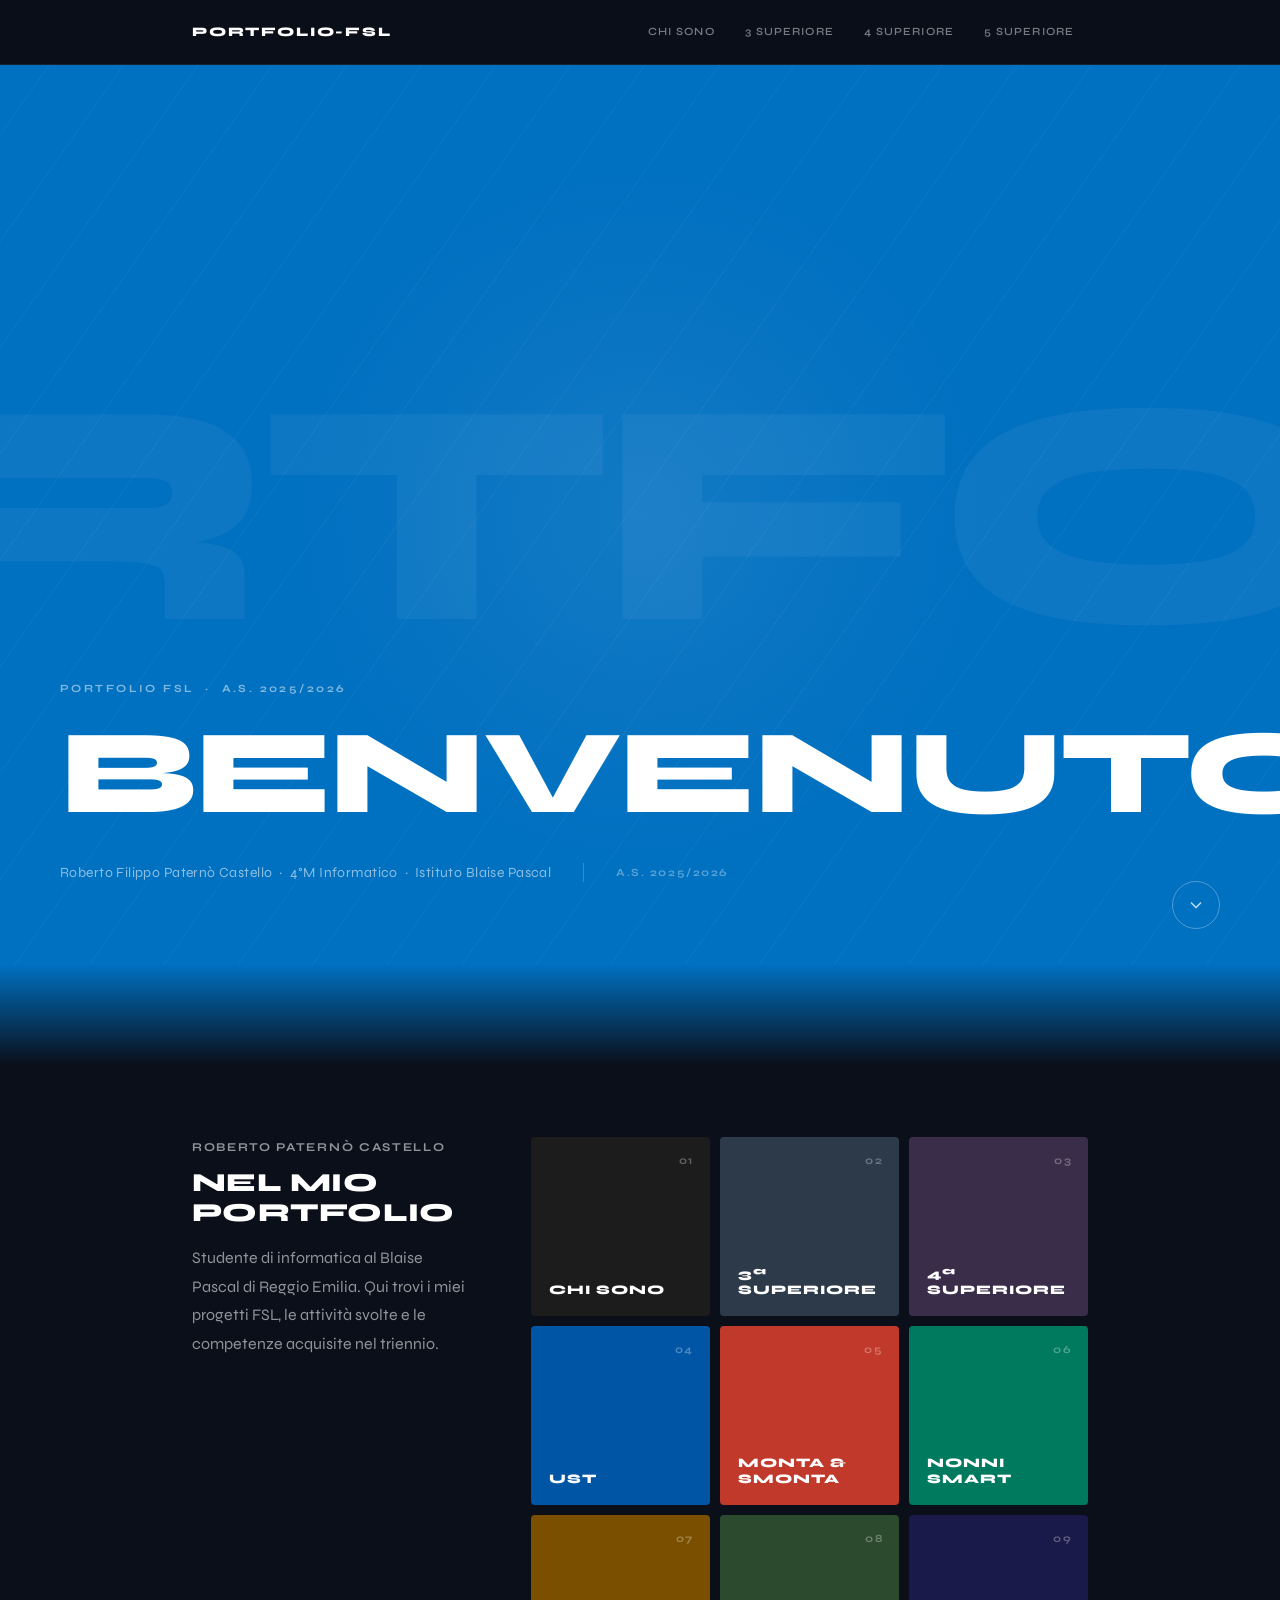
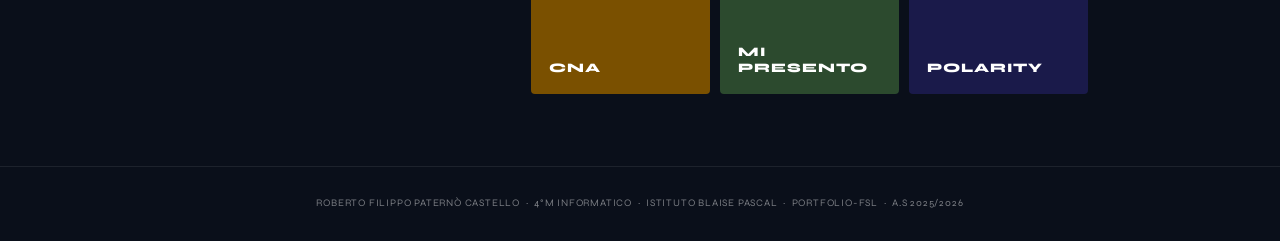
<file: index.html>
<!DOCTYPE html>
<html lang="it">
<head>
  <meta charset="UTF-8" />
  <meta name="viewport" content="width=device-width, initial-scale=1.0" />
  <title>Home | Portfolio</title>
  <link rel="stylesheet" href="style.css" />
  <style>
    body { overflow-x: hidden; }

    /* ── HERO ── */
    .hero {
      min-height: 100vh;
      background: #0070C0;
      display: flex;
      flex-direction: column;
      align-items: flex-start;
      justify-content: flex-end;
      position: relative;
      overflow: hidden;
      padding: 0;
    }

    /* linee diagonali */
    .hero::before {
      content: '';
      position: absolute;
      inset: 0;
      background-image: repeating-linear-gradient(
        -55deg, transparent, transparent 60px,
        rgba(255,255,255,0.04) 60px, rgba(255,255,255,0.04) 61px
      );
      pointer-events: none;
    }

    /* spotlight mouse — aggiornato via JS */
    .hero-spotlight {
      position: absolute;
      inset: 0;
      pointer-events: none;
      background: radial-gradient(circle 500px at 50% 50%, rgba(255,255,255,0.07), transparent 70%);
      transition: background 0.1s linear;
    }

    /* testo decorativo bg */
    .hero-bg-text {
      position: absolute;
      top: 50%; left: 50%;
      transform: translate(-50%, -50%);
      font-family: 'Syne', sans-serif;
      font-size: clamp(140px, 28vw, 320px);
      font-weight: 800;
      text-transform: uppercase;
      color: rgba(255,255,255,0.05);
      white-space: nowrap;
      pointer-events: none;
      user-select: none;
      letter-spacing: -0.04em;
      line-height: 1;
      will-change: transform;
    }

    .hero-content {
      position: relative;
      z-index: 1;
      color: #fff;
      padding: 0 60px 80px;
      max-width: 900px;
    }

    .hero-eyebrow {
      font-family: 'Syne', sans-serif;
      font-size: 11px; font-weight: 700;
      letter-spacing: 0.22em; text-transform: uppercase;
      color: rgba(255,255,255,0.5);
      margin-bottom: 20px;
      opacity: 0;
      animation: fadeUp 0.6s ease 0.2s forwards;
    }

    .hero-title {
      font-family: 'Syne', sans-serif;
      font-size: clamp(56px, 10vw, 120px);
      font-weight: 800; text-transform: uppercase;
      line-height: 0.92; letter-spacing: -0.02em;
      color: #fff; margin-bottom: 32px;
    }
    .hero-title .line {
      display: block;
      opacity: 0; transform: translateY(24px);
    }
    .hero-title .line:nth-child(1) { animation: fadeUp 0.6s ease 0.35s forwards; }

    .hero-meta {
      display: flex; align-items: center;
      gap: 32px; flex-wrap: wrap;
      opacity: 0;
      animation: fadeUp 0.6s ease 0.5s forwards;
    }
    .hero-sub {
      font-family: 'Syne', sans-serif;
      font-size: 14px; font-weight: 400;
      color: rgba(255,255,255,0.55); letter-spacing: 0.03em;
    }
    .hero-year {
      font-family: 'Syne', sans-serif;
      font-size: 11px; font-weight: 700;
      letter-spacing: 0.14em; text-transform: uppercase;
      color: rgba(255,255,255,0.35);
      border-left: 1px solid rgba(255,255,255,0.2);
      padding-left: 32px;
    }

    /* freccia scroll */
    .scroll-hint {
      position: absolute; bottom: 36px; right: 60px;
      z-index: 1; opacity: 0;
      animation: fadeUp 0.6s ease 0.8s forwards;
      background: none;
      border: 1px solid rgba(255,255,255,0.3);
      border-radius: 50%; width: 48px; height: 48px;
      display: flex; align-items: center; justify-content: center;
      cursor: pointer;
      transition: border-color 0.2s, background 0.2s, transform 0.2s;
    }
    .scroll-hint:hover {
      border-color: rgba(255,255,255,0.9);
      background: rgba(255,255,255,0.12);
      transform: scale(1.1);
    }
    .scroll-hint svg {
      width: 20px; height: 20px; fill: none;
      stroke: rgba(255,255,255,0.7); stroke-width: 2;
      animation: bounce 2s ease-in-out infinite;
    }
    @keyframes bounce {
      0%, 100% { transform: translateY(0); }
      50%       { transform: translateY(5px); }
    }
    @keyframes fadeUp {
      to { opacity: 1; transform: translateY(0); }
    }

    /* ── FADE ── */
    .hero-fade {
      height: 100px;
      background: linear-gradient(to bottom, #0070C0 0%, var(--bg, #0a0f1a) 100%);
    }

    /* ── SEZIONE CARD ── */
    .intro-section { background: var(--bg, #0a0f1a); }

    .intro-grid {
      display: grid;
      grid-template-columns: 1fr 2fr;
      gap: 60px; align-items: start;
    }

    .intro-name {
      font-family: 'Syne', sans-serif;
      font-size: 12px; font-weight: 700;
      letter-spacing: 0.14em; text-transform: uppercase;
      color: #0070C0; margin-bottom: 10px;
    }
    .intro-heading {
      font-family: 'Syne', sans-serif;
      font-size: 26px; font-weight: 800;
      text-transform: uppercase;
      letter-spacing: 0.01em; line-height: 1.15;
      margin-bottom: 16px; color: #fff;
    }
    .intro-section p { color: rgba(255,255,255,0.55); }

    /* ── GRID CARD ── */
    .projects-grid {
      display: grid;
      grid-template-columns: repeat(3, 1fr);
      gap: 10px;
    }

    .proj-card {
      aspect-ratio: 1;
      display: flex; flex-direction: column; justify-content: flex-end;
      padding: 18px;
      text-decoration: none;
      position: relative; overflow: hidden;
      border-radius: 4px;
      /* reveal iniziale */
      opacity: 0; transform: translateY(20px) scale(0.97);
      transition: transform 0.3s ease, box-shadow 0.3s ease, opacity 0s;
    }
    /* stato visibile — aggiunto via JS */
    .proj-card.visible {
      opacity: 1; transform: translateY(0) scale(1);
      transition: opacity 0.5s ease, transform 0.5s ease, box-shadow 0.3s ease;
    }
    .proj-card:hover {
      transform: translateY(-5px) scale(1.02);
      box-shadow: 0 16px 40px rgba(0,0,0,0.4);
    }
    /* shimmer al hover */
    .proj-card::after {
      content: '';
      position: absolute; inset: 0;
      background: linear-gradient(135deg, rgba(255,255,255,0.12) 0%, transparent 60%);
      opacity: 0;
      transition: opacity 0.3s;
    }
    .proj-card:hover::after { opacity: 1; }

    .proj-card-num {
      position: absolute; top: 14px; right: 16px;
      font-family: 'Syne', sans-serif;
      font-size: 11px; font-weight: 700;
      letter-spacing: 0.12em; opacity: 0.3; color: #fff;
    }
    .proj-card-label {
      font-family: 'Syne', sans-serif;
      font-size: 13px; font-weight: 800;
      letter-spacing: 0.08em; text-transform: uppercase;
      color: #fff; position: relative; z-index: 1; line-height: 1.2;
    }

    .proj-card--chi      { background: #1c1c1c; }
    .proj-card--terza    { background: #2d3a4a; }
    .proj-card--quarta   { background: #3a2d4a; }
    .proj-card--ust      { background: #0055a4; }
    .proj-card--monta    { background: #c0392b; }
    .proj-card--nonni    { background: #007a5e; }
    .proj-card--cna      { background: #7a5000; }
    .proj-card--presento { background: #2c4a2e; }
    .proj-card--polarity { background: #1a1a4a; }

    @media (max-width: 720px) {
      .hero-content  { padding: 0 24px 60px; }
      .scroll-hint   { right: 24px; bottom: 24px; }
      .intro-grid    { grid-template-columns: 1fr; gap: 28px; }
      .projects-grid { grid-template-columns: 1fr 1fr; gap: 8px; }
    }
  </style>
</head>
<body>

  <header class="site-header">
    <div class="header-inner">
      <a href="index.html" class="site-logo">PORTFOLIO-FSL</a>
      <nav class="nav-buttons">
        <a href="chi-sono.html" class="nav-btn">CHI SONO</a>
        <a href="3-superiore.html" class="nav-btn">3 SUPERIORE</a>
        <a href="4-superiore.html" class="nav-btn">4 SUPERIORE</a>
        <a href="5-superiore.html" class="nav-btn">5 SUPERIORE</a>
      </nav>
      <button class="hamburger" onclick="toggleMenu()">&#9776;</button>
    </div>
    <div class="mobile-menu" id="mobileMenu">
      <a href="chi-sono.html">CHI SONO</a>
      <a href="3-superiore.html">3 SUPERIORE</a>
      <a href="4-superiore.html">4 SUPERIORE</a>
      <a href="5-superiore.html">5 SUPERIORE</a>
    </div>
  </header>

  <section class="hero" id="hero">
    <div class="hero-spotlight" id="heroSpotlight"></div>
    <div class="hero-bg-text" id="heroBgText">PORTFOLIO</div>
    <div class="hero-content">
      <p class="hero-eyebrow">Portfolio FSL &nbsp;·&nbsp; A.S. 2025/2026</p>
      <h1 class="hero-title">
        <span class="line">BENVENUTO</span>
      </h1>
      <div class="hero-meta">
        <span class="hero-sub">Roberto Filippo Paternò Castello &nbsp;·&nbsp; 4°M Informatico &nbsp;·&nbsp; Istituto Blaise Pascal</span>
        <span class="hero-year">A.S. 2025/2026</span>
      </div>
    </div>
    <button class="scroll-hint" onclick="document.getElementById('cards').scrollIntoView({behavior:'smooth'})" aria-label="Scorri in basso">
      <svg viewBox="0 0 24 24"><polyline points="6 9 12 15 18 9"/></svg>
    </button>
  </section>

  <div class="hero-fade"></div>

  <section class="intro-section" id="cards">
    <div class="strip-inner">
      <div class="intro-grid">
        <div>
          <p class="intro-name">Roberto Paternò Castello</p>
          <h2 class="intro-heading">NEL MIO<br>PORTFOLIO</h2>
          <p>Studente di informatica al Blaise Pascal di Reggio Emilia. Qui trovi i miei progetti FSL, le attività svolte e le competenze acquisite nel triennio.</p>
        </div>
        <div>
          <div class="projects-grid" id="projectsGrid">
            <a href="chi-sono.html" class="proj-card proj-card--chi">
              <span class="proj-card-num">01</span>
              <span class="proj-card-label">Chi sono</span>
            </a>
            <a href="3-superiore.html" class="proj-card proj-card--terza">
              <span class="proj-card-num">02</span>
              <span class="proj-card-label">3ª Superiore</span>
            </a>
            <a href="4-superiore.html" class="proj-card proj-card--quarta">
              <span class="proj-card-num">03</span>
              <span class="proj-card-label">4ª Superiore</span>
            </a>
            <a href="ust.html" class="proj-card proj-card--ust">
              <span class="proj-card-num">04</span>
              <span class="proj-card-label">UST</span>
            </a>
            <a href="monta-smonta.html" class="proj-card proj-card--monta">
              <span class="proj-card-num">05</span>
              <span class="proj-card-label">Monta &amp; Smonta</span>
            </a>
            <a href="nonni-smart.html" class="proj-card proj-card--nonni">
              <span class="proj-card-num">06</span>
              <span class="proj-card-label">Nonni Smart</span>
            </a>
            <a href="cna.html" class="proj-card proj-card--cna">
              <span class="proj-card-num">07</span>
              <span class="proj-card-label">CNA</span>
            </a>
            <a href="mi-presento.html" class="proj-card proj-card--presento">
              <span class="proj-card-num">08</span>
              <span class="proj-card-label">Mi presento</span>
            </a>
            <a href="polarity.html" class="proj-card proj-card--polarity">
              <span class="proj-card-num">09</span>
              <span class="proj-card-label">Polarity</span>
            </a>
          </div>
        </div>
      </div>
    </div>
  </section>

  <footer class="site-footer">
    <p>Roberto Filippo Paternò Castello &nbsp;·&nbsp; 4°M Informatico &nbsp;·&nbsp; Istituto Blaise Pascal &nbsp;·&nbsp; Portfolio-FSL &nbsp;·&nbsp; A.S 2025/2026</p>
  </footer>

  <script src="main.js"></script>
</body>
</html>
</file>
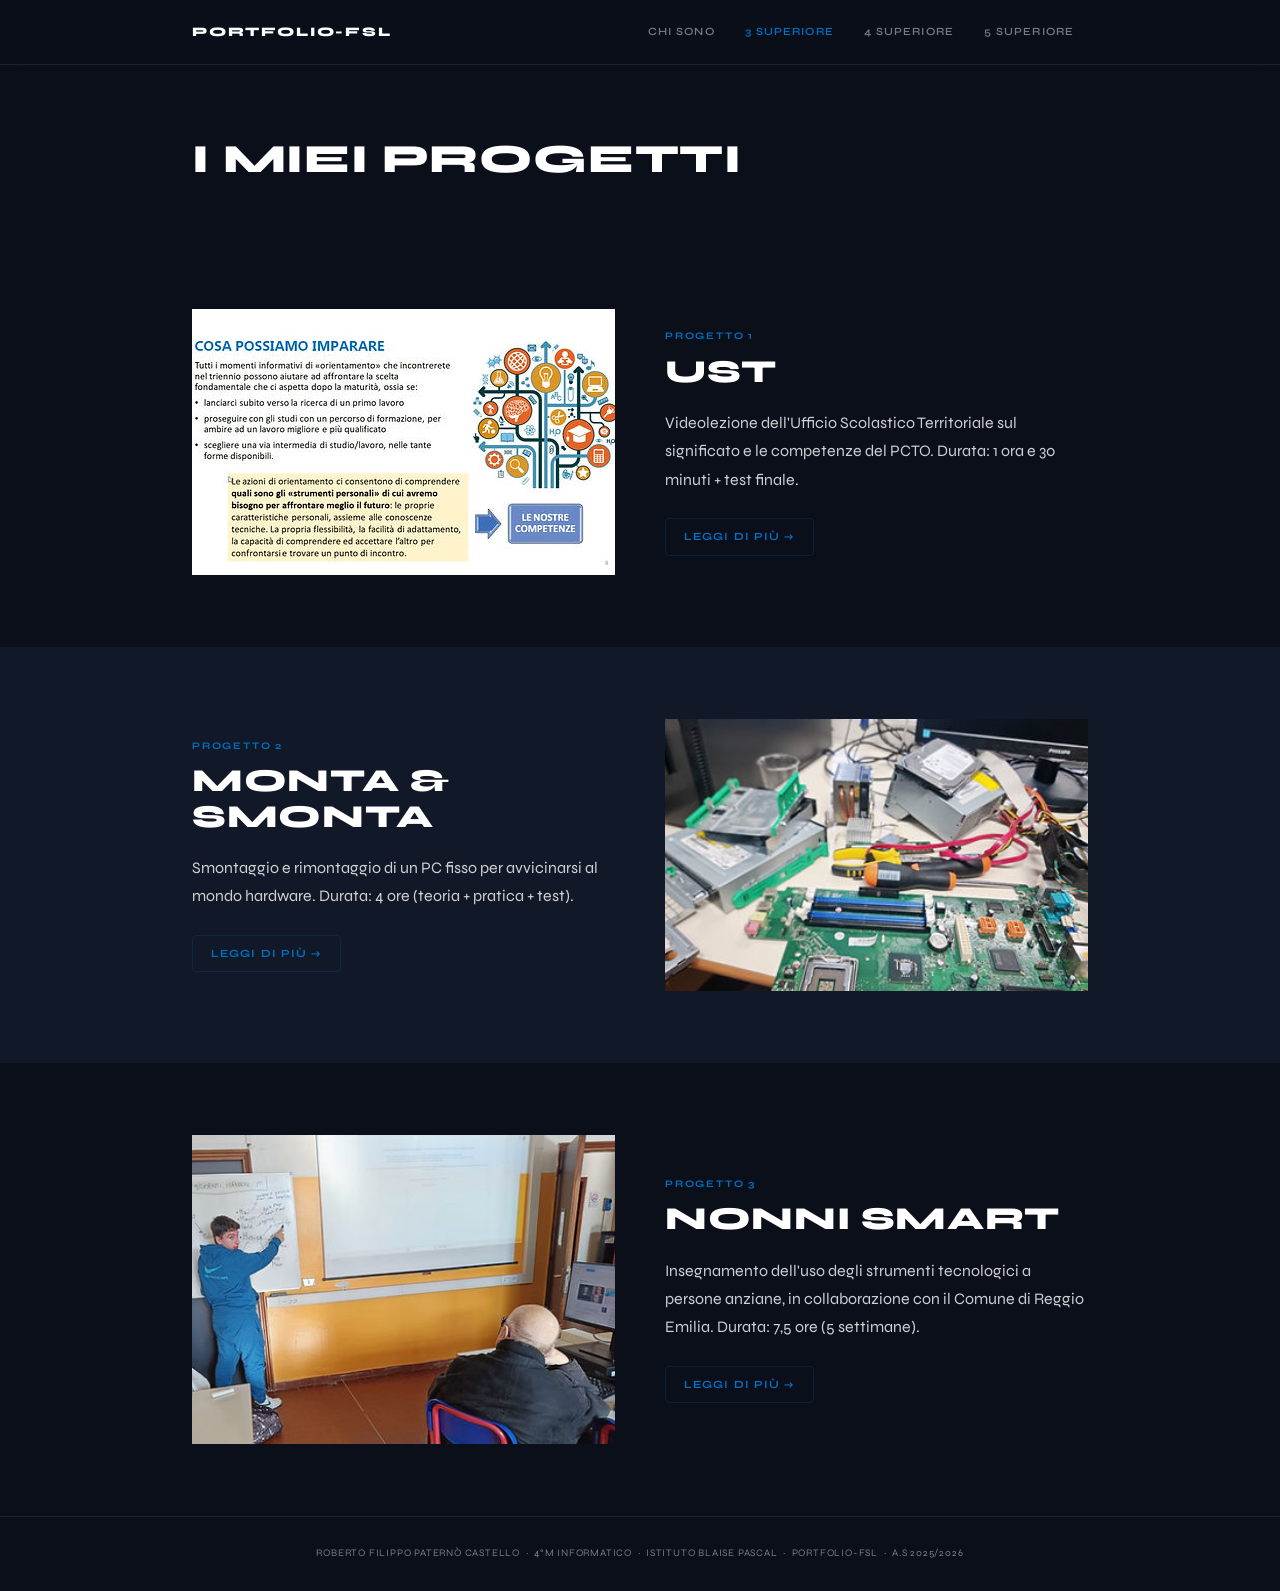
<file: 3-superiore.html>
<!DOCTYPE html>
<html lang="it">
<head>
  <meta charset="UTF-8" />
  <meta name="viewport" content="width=device-width, initial-scale=1.0" />
  <title>3 Superiore | Portfolio</title>
  <link rel="stylesheet" href="style.css" />
</head>
<body>

  <header class="site-header">
    <div class="header-inner">
      <a href="index.html" class="site-logo">PORTFOLIO-FSL</a>
      <nav class="nav-buttons">
        <a href="chi-sono.html" class="nav-btn">CHI SONO</a>
        <a href="3-superiore.html" class="nav-btn active">3 SUPERIORE</a>
        <a href="4-superiore.html" class="nav-btn">4 SUPERIORE</a>
        <a href="5-superiore.html" class="nav-btn">5 SUPERIORE</a>
      </nav>
      <button class="hamburger" onclick="toggleMenu()">&#9776;</button>
    </div>
    <div class="mobile-menu" id="mobileMenu">
      <a href="chi-sono.html">CHI SONO</a>
      <a href="3-superiore.html">3 SUPERIORE</a>
      <a href="4-superiore.html">4 SUPERIORE</a>
      <a href="5-superiore.html">5 SUPERIORE</a>
    </div>
  </header>

  <div class="strip strip--white">
    <div class="strip-inner" style="padding-bottom:24px;">
      <h1 class="section-title">I MIEI PROGETTI</h1>
    </div>
  </div>

  

  <!-- UST preview -->
  <div class="strip strip--white">
    <div class="strip-inner">
      <div class="two-col" style="align-items:center; gap:50px;">
        <div>
          <img src="img/image-4_edited.jpg" alt="" class="img-cover" style="width:100%; height:266px;" />
        </div>
        <div>
          <span class="label">Progetto 1</span>
          <h2 class="project-title">UST</h2>
          <p>Videolezione dell'Ufficio Scolastico Territoriale sul significato e le competenze del PCTO. Durata: 1 ora e 30 minuti + test finale.</p>
          <a href="ust.html" class="back-btn" style="margin-top:24px; margin-bottom:0;">Leggi di più →</a>
        </div>
      </div>
    </div>
  </div>


  <!-- MONTA E SMONTA preview -->
  <div class="strip strip--light">
    <div class="strip-inner">
      <div class="two-col" style="align-items:center; gap:50px;">
        <div>
          <span class="label">Progetto 2</span>
          <h2 class="project-title">MONTA &amp; SMONTA</h2>
          <p>Smontaggio e rimontaggio di un PC fisso per avvicinarsi al mondo hardware. Durata: 4 ore (teoria + pratica + test).</p>
          <a href="monta-smonta.html" class="back-btn" style="margin-top:24px; margin-bottom:0;">Leggi di più →</a>
        </div>
        <div>
          <img src="img/20250110_120417_edited.jpg" alt="" class="img-cover" style="width:100%; height:272px;" />
        </div>
      </div>
    </div>
  </div>

 

  <!-- NONNI SMART preview -->
  <div class="strip strip--white">
    <div class="strip-inner">
      <div class="two-col" style="align-items:center; gap:50px;">
        <div>
          <img src="img/IMG-20250303-WA0013_edited_edited.jpg" alt="" class="img-cover" style="width:100%; height:309px;" />
        </div>
        <div>
          <span class="label">Progetto 3</span>
          <h2 class="project-title">NONNI SMART</h2>
          <p>Insegnamento dell'uso degli strumenti tecnologici a persone anziane, in collaborazione con il Comune di Reggio Emilia. Durata: 7,5 ore (5 settimane).</p>
          <a href="nonni-smart.html" class="back-btn" style="margin-top:24px; margin-bottom:0;">Leggi di più →</a>
        </div>
      </div>
    </div>
  </div>

  <footer class="site-footer">
    <p>Roberto Filippo Paternò Castello &nbsp;·&nbsp; 4°M Informatico &nbsp;·&nbsp; Istituto Blaise Pascal &nbsp;·&nbsp; Portfolio-FSL &nbsp;·&nbsp; A.S 2025/2026</p>
  </footer>

  <script src="main.js"></script>
</body>
</html>
</file>
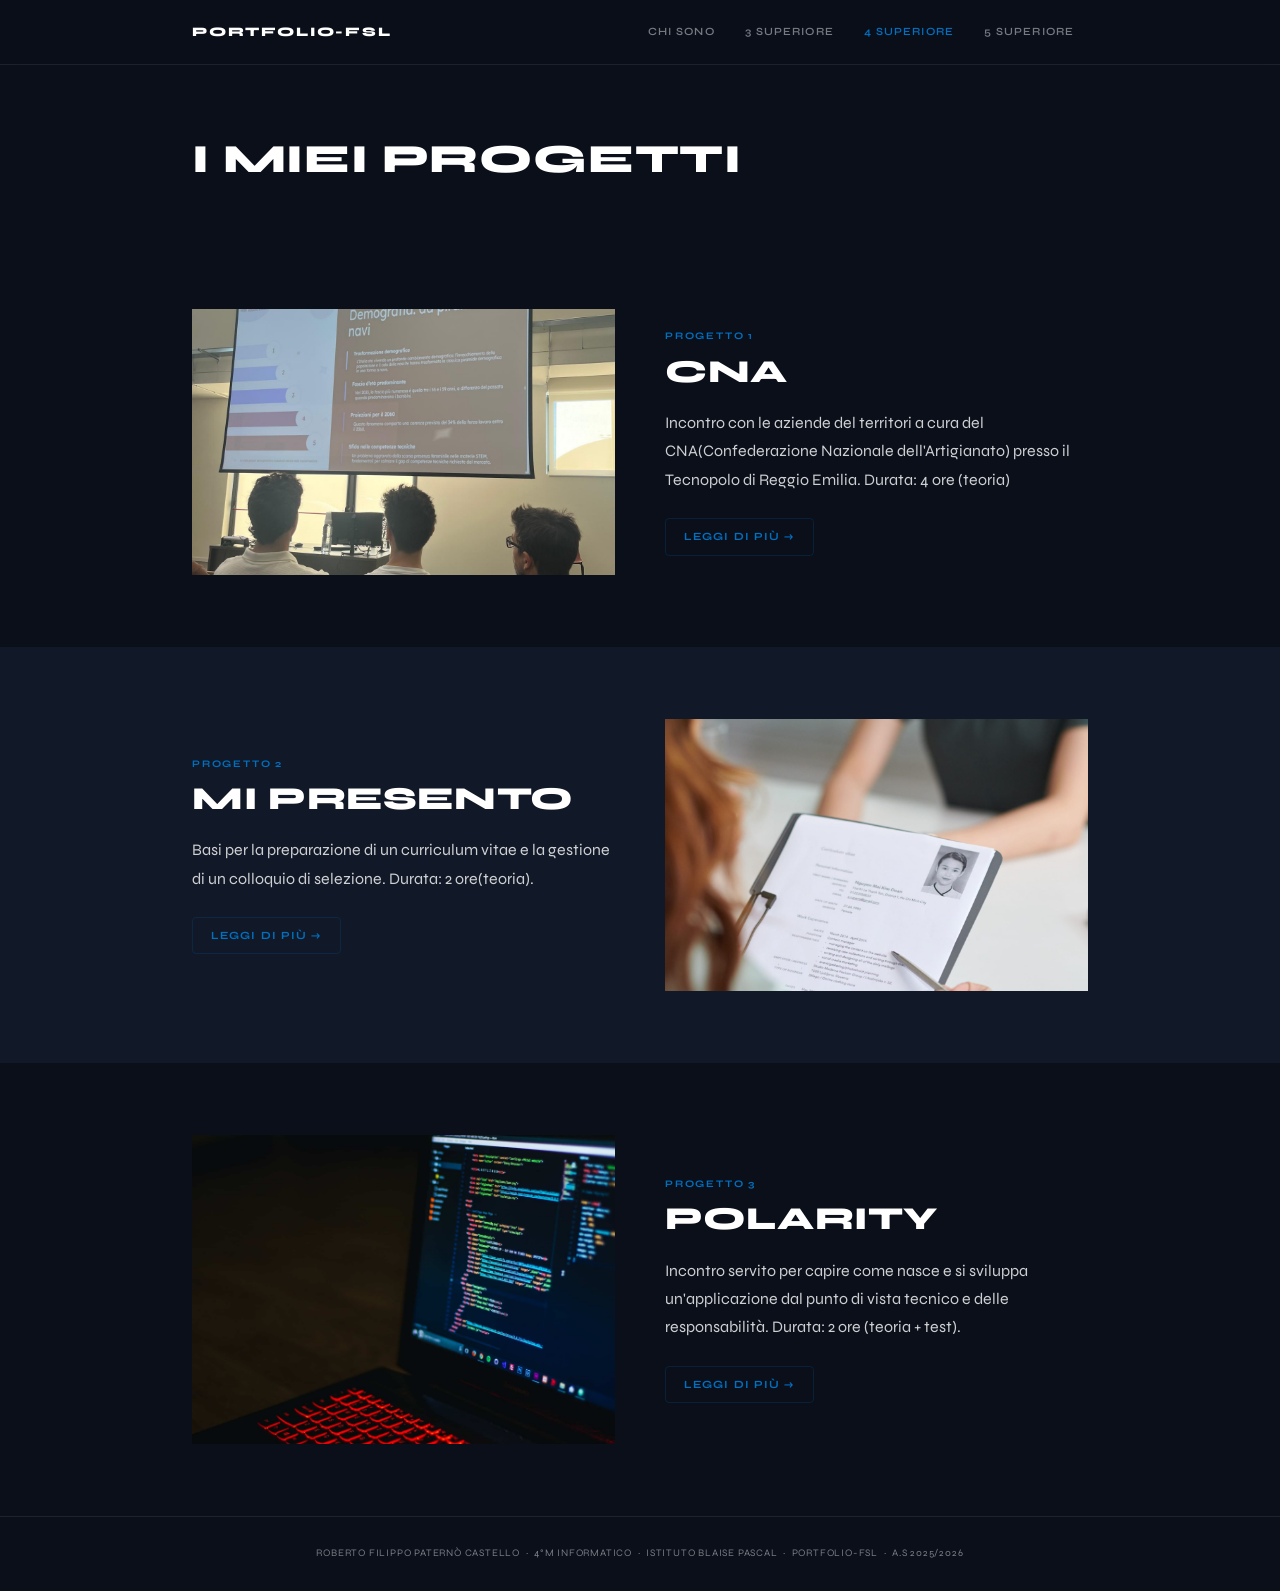
<file: 4-superiore.html>
<!DOCTYPE html>
<html lang="it">
<head>
  <meta charset="UTF-8" />
  <meta name="viewport" content="width=device-width, initial-scale=1.0" />
  <title>4 Superiore | Portfolio</title>
  <link rel="stylesheet" href="style.css" />
</head>
<body>
  <header class="site-header">
    <div class="header-inner">
      <a href="index.html" class="site-logo">PORTFOLIO-FSL</a>
      <nav class="nav-buttons">
        <a href="chi-sono.html" class="nav-btn">CHI SONO</a>
        <a href="3-superiore.html" class="nav-btn">3 SUPERIORE</a>
        <a href="4-superiore.html" class="nav-btn active">4 SUPERIORE</a>
        <a href="5-superiore.html" class="nav-btn">5 SUPERIORE</a>
      </nav>
      <button class="hamburger" onclick="toggleMenu()">&#9776;</button>
    </div>
    <div class="mobile-menu" id="mobileMenu">
      <a href="chi-sono.html">CHI SONO</a>
      <a href="3-superiore.html">3 SUPERIORE</a>
      <a href="4-superiore.html">4 SUPERIORE</a>
      <a href="5-superiore.html">5 SUPERIORE</a>
    </div>
  </header>
  
  <div class="strip strip--white">
    <div class="strip-inner" style="padding-bottom:24px;">
      <h1 class="section-title">I MIEI PROGETTI</h1>
    </div>
  </div>

  

  <!-- CNA preview -->
  <div class="strip strip--white">
    <div class="strip-inner">
      <div class="two-col" style="align-items:center; gap:50px;">
        <div>
          <img src="img/cna4.jpeg" alt="immagine non trovata" class="img-cover" style="width:100%; height:266px;" />
        </div>
        <div>
          <span class="label">Progetto 1</span>
          <h2 class="project-title">CNA</h2>
          <p>Incontro con le aziende del territori a cura del CNA(Confederazione Nazionale dell'Artigianato) presso il Tecnopolo di Reggio Emilia. Durata: 4 ore (teoria)</p>
          <a href="cna.html" class="back-btn" style="margin-top:24px; margin-bottom:0;">Leggi di più →</a>
        </div>
      </div>
    </div>
  </div>


  <!-- MI PRESENTO preview -->
  <div class="strip strip--light">
    <div class="strip-inner">
      <div class="two-col" style="align-items:center; gap:50px;">
        <div>
          <span class="label">Progetto 2</span>
          <h2 class="project-title">MI PRESENTO</h2>
          <p>Basi per la preparazione di un curriculum vitae e la gestione di un colloquio di selezione. Durata: 2 ore(teoria).</p>
          <a href="mi-presento.html" class="back-btn" style="margin-top:24px; margin-bottom:0;">Leggi di più →</a>
        </div>
        <div>
          <img src="img/hr-manager-reading-cv-of-applicant-checking-valid-2025-12-17-22-16-00-utc-1-scaled-e1766499501513-1920x823.jpg" alt="immagine non trovata" class="img-cover" style="width:100%; height:272px;" />
        </div>
      </div>
    </div>
  </div>

 

  <!-- POLARITY preview -->
  <div class="strip strip--white">
    <div class="strip-inner">
      <div class="two-col" style="align-items:center; gap:50px;">
        <div>
          <img src="img/linguaggi-di-programmazione-ricercati-dalle-aziende.jpg" alt="immagine non trovata" class="img-cover" style="width:100%; height:309px;" />
        </div>
        <div>
          <span class="label">Progetto 3</span>
          <h2 class="project-title">POLARITY</h2>
          <p>Incontro servito per capire come nasce e si sviluppa un'applicazione dal punto di vista tecnico e delle responsabilità. Durata: 2 ore (teoria + test).</p>
          <a href="polarity.html" class="back-btn" style="margin-top:24px; margin-bottom:0;">Leggi di più →</a>
        </div>
      </div>
    </div>
  </div>


  <footer class="site-footer">
    <p>Roberto Filippo Paternò Castello &nbsp;·&nbsp; 4°M Informatico &nbsp;·&nbsp; Istituto Blaise Pascal &nbsp;·&nbsp; Portfolio-FSL &nbsp;·&nbsp; A.S 2025/2026</p>
  </footer>
  <script src="main.js"></script>
</body>
</html>
</file>
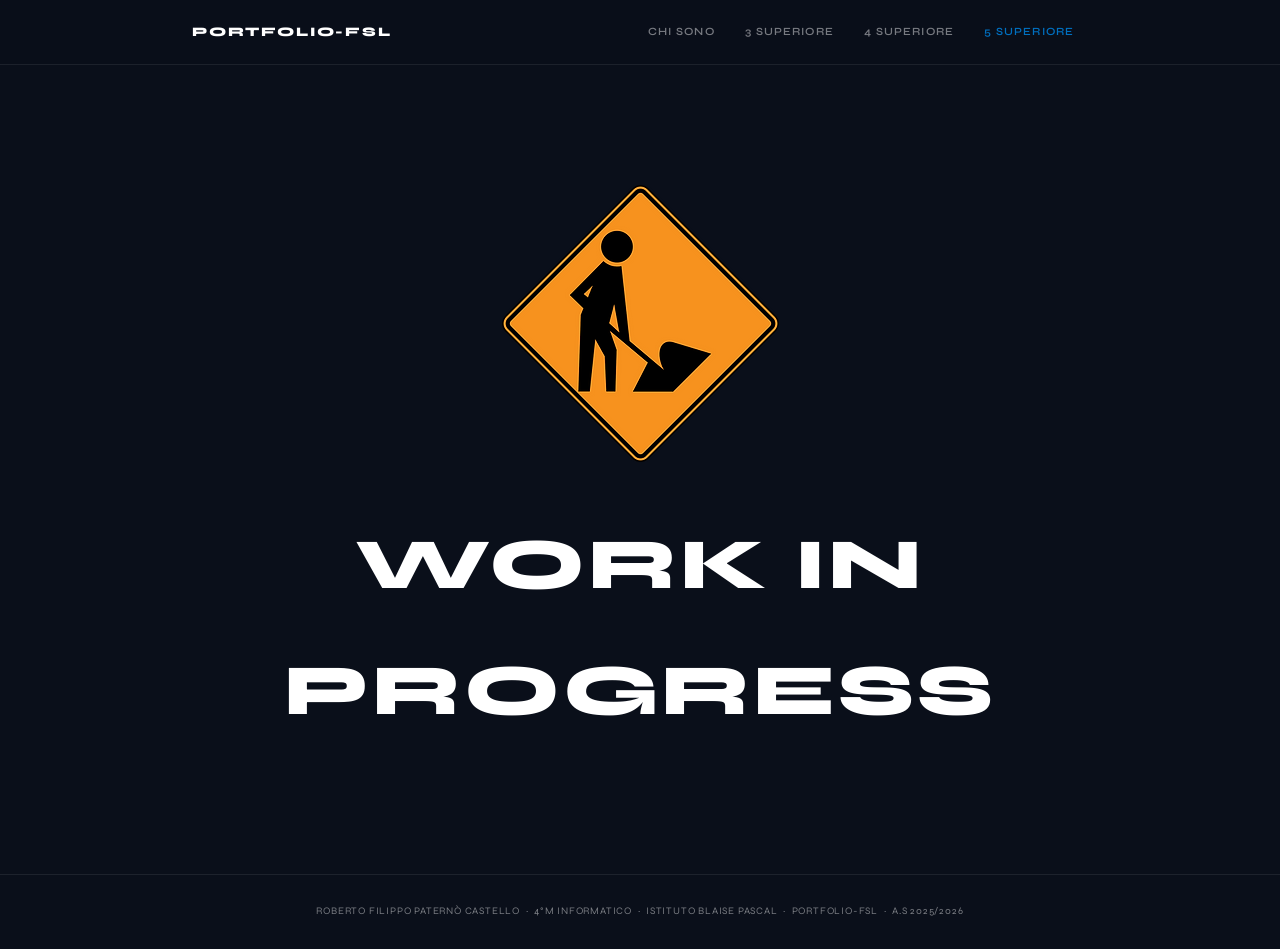
<file: 5-superiore.html>
<!DOCTYPE html>
<html lang="it">
<head>
  <meta charset="UTF-8" />
  <meta name="viewport" content="width=device-width, initial-scale=1.0" />
  <title>5 Superiore | Portfolio</title>
  <link rel="stylesheet" href="style.css" />
</head>
<body>
  <header class="site-header">
    <div class="header-inner">
      <a href="index.html" class="site-logo">PORTFOLIO-FSL</a>
      <nav class="nav-buttons">
        <a href="chi-sono.html" class="nav-btn">CHI SONO</a>
        <a href="3-superiore.html" class="nav-btn">3 SUPERIORE</a>
        <a href="4-superiore.html" class="nav-btn">4 SUPERIORE</a>
        <a href="5-superiore.html" class="nav-btn active">5 SUPERIORE</a>
      </nav>
      <button class="hamburger" onclick="toggleMenu()">&#9776;</button>
    </div>
    <div class="mobile-menu" id="mobileMenu">
      <a href="chi-sono.html">CHI SONO</a>
      <a href="3-superiore.html">3 SUPERIORE</a>
      <a href="4-superiore.html">4 SUPERIORE</a>
      <a href="5-superiore.html">5 SUPERIORE</a>
    </div>
  </header>
  <div class="strip strip--white">
    <div class="strip-inner" style="text-align:center; padding:120px 20px;">
      <img src="img/c70476_a80825bb55b8459a981fea5e6fe7a3a3~mv2.png" alt="immagine non trovata" style="width:277px; height:277px; object-fit:contain; margin:0 auto 40px; display:block;" />
      <h1 style="font-family:'Syne',sans-serif; font-size:clamp(36px,8vw,72px); font-weight:800; text-transform:uppercase; letter-spacing:0.04em;">WORK IN PROGRESS</h1>
    </div>
  </div>
  <footer class="site-footer">
    <p>Roberto Filippo Paternò Castello &nbsp;·&nbsp; 4°M Informatico &nbsp;·&nbsp; Istituto Blaise Pascal &nbsp;·&nbsp; Portfolio-FSL &nbsp;·&nbsp; A.S 2025/2026</p>
  <script src="main.js"></script>
</body>
</html>
</file>
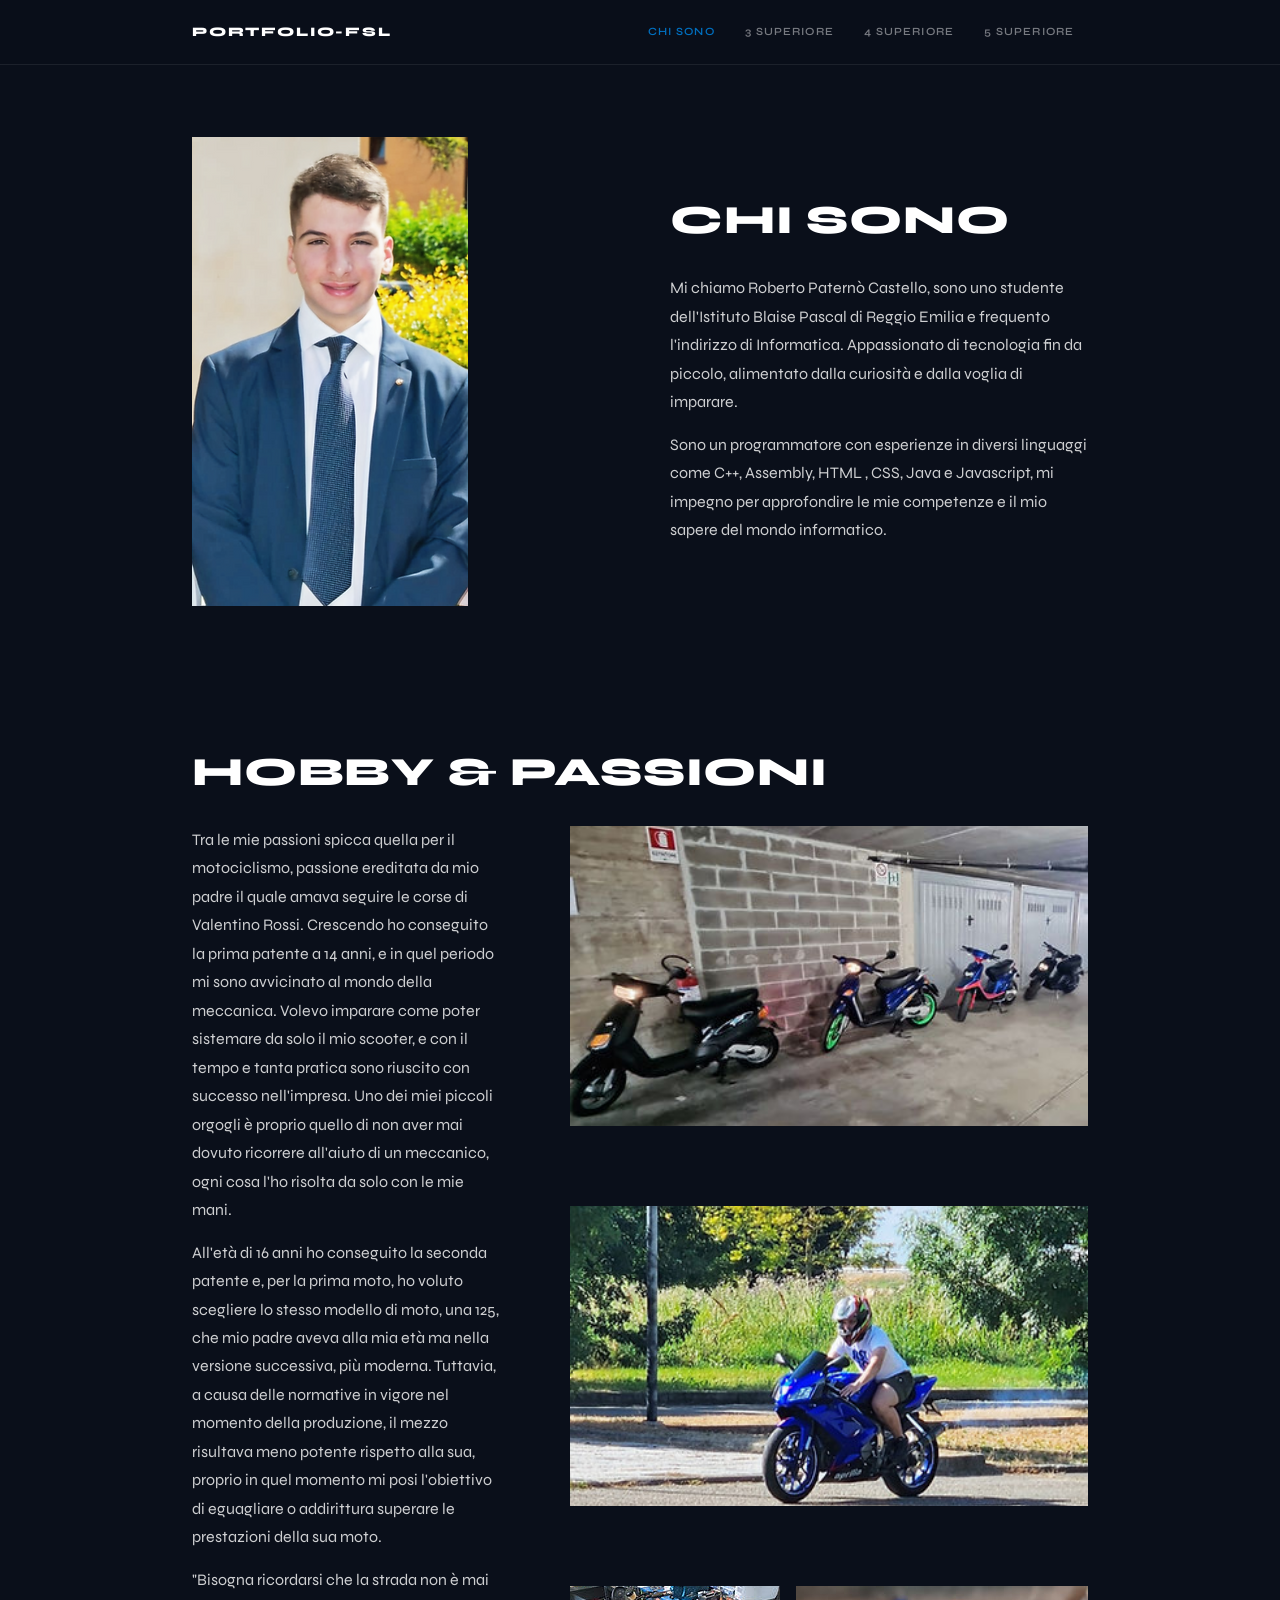
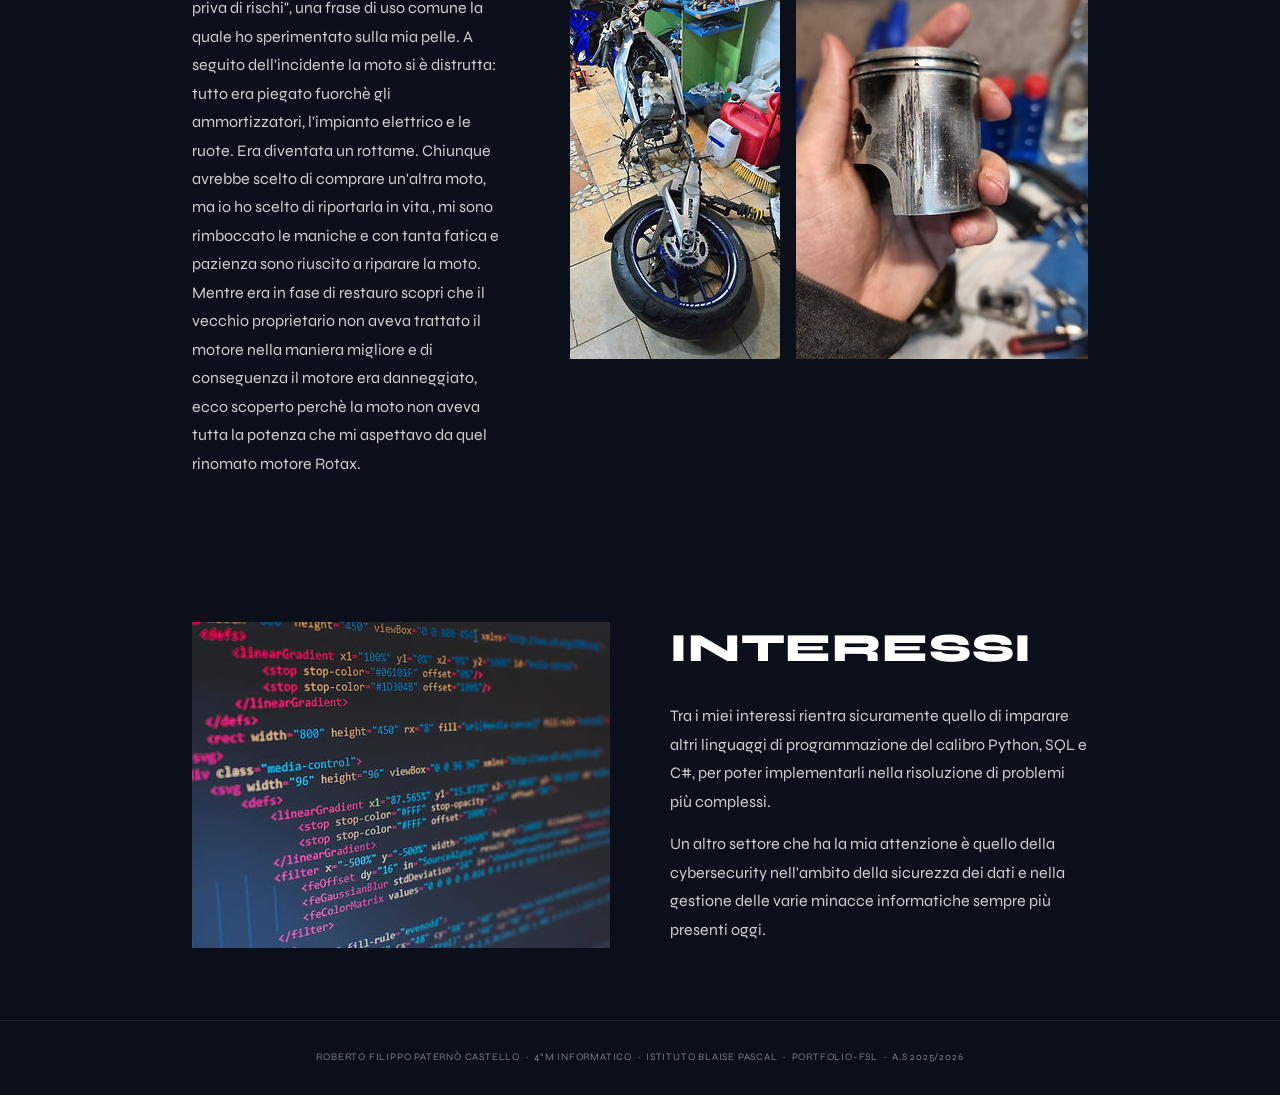
<file: chi-sono.html>
<!DOCTYPE html>
<html lang="it">
<head>
  <meta charset="UTF-8" />
  <meta name="viewport" content="width=device-width, initial-scale=1.0" />
  <title>Chi sono | Portfolio</title>
  <link rel="stylesheet" href="style.css" />
</head>
<body>

  <header class="site-header">
    <div class="header-inner">
      <a href="index.html" class="site-logo">PORTFOLIO-FSL</a>
      <nav class="nav-buttons">
        <a href="chi-sono.html" class="nav-btn active">CHI SONO</a>
        <a href="3-superiore.html" class="nav-btn">3 SUPERIORE</a>
        <a href="4-superiore.html" class="nav-btn">4 SUPERIORE</a>
        <a href="5-superiore.html" class="nav-btn">5 SUPERIORE</a>
      </nav>
      <button class="hamburger" onclick="toggleMenu()">&#9776;</button>
    </div>
    <div class="mobile-menu" id="mobileMenu">
      <a href="chi-sono.html">CHI SONO</a>
      <a href="3-superiore.html">3 SUPERIORE</a>
      <a href="4-superiore.html">4 SUPERIORE</a>
      <a href="5-superiore.html">5 SUPERIORE</a>
    </div>
  </header>

  <!-- CHI SONO -->
  <div class="strip strip--white">
    <div class="strip-inner">
      <div class="two-col" style="align-items:center; gap:60px;">
        <div>
          <img src="img/c70476_707a9a9d08114efda1331654b24603dd~mv2.png" alt="immagine non trovata" class="img-cover" style="height:469px; max-width:276px;" />
        </div>
        <div>
          <h1 class="section-title">CHI SONO</h1>
          <p>Mi chiamo Roberto Paternò Castello, sono uno studente dell'Istituto Blaise Pascal di Reggio Emilia e frequento l'indirizzo di Informatica. Appassionato di tecnologia fin da piccolo, alimentato dalla curiosità e dalla voglia di imparare.</p>
          <p>Sono un programmatore con esperienze in diversi linguaggi come C++, Assembly, HTML , CSS, Java e Javascript, mi impegno per approfondire le mie competenze e il mio sapere del mondo informatico.</p>
        </div>
      </div>
    </div>
  </div>


  <!-- HOBBY & PASSIONI -->
  <div class="strip strip--white">
    <div class="strip-inner">
      <h2 class="section-title">HOBBY &amp; PASSIONI</h2>
      <div class="two-col" style="gap:70px;">
        <div style="display: flex; flex-direction:column; align-content: center; justify-content: center;">
          <p>Tra le mie passioni spicca quella per il motociclismo, passione ereditata da mio padre il quale amava seguire le corse di Valentino Rossi. Crescendo ho conseguito la prima patente a 14 anni, e in quel periodo mi sono avvicinato al mondo della meccanica. Volevo imparare come poter sistemare da solo il mio scooter, e con il tempo e tanta pratica sono riuscito con successo nell'impresa. Uno dei miei piccoli orgogli è proprio quello di non aver mai dovuto ricorrere all'aiuto di un meccanico, ogni cosa l'ho risolta da solo con le mie mani.</p>
          <p>All'età di 16 anni ho conseguito la seconda patente e, per la prima moto, ho voluto scegliere lo stesso modello di moto, una 125, che mio padre aveva alla mia età ma nella versione successiva, più moderna. Tuttavia, a causa delle normative in vigore nel momento della produzione, il mezzo risultava meno potente rispetto alla sua, proprio in quel momento mi posi l'obiettivo di eguagliare o addirittura superare le prestazioni della sua moto.</p>
          <p>"Bisogna ricordarsi che la strada non è mai priva di rischi", una frase di uso comune la quale ho sperimentato sulla mia pelle.

A seguito dell'incidente la moto si è distrutta: tutto era piegato fuorchè gli ammortizzatori, l'impianto elettrico e le ruote. Era diventata un rottame.

Chiunque avrebbe scelto di comprare un'altra moto, ma io ho scelto di riportarla in vita , mi sono rimboccato le maniche e con tanta fatica e pazienza sono riuscito a riparare la moto. Mentre era in fase di restauro scopri che il vecchio proprietario non aveva trattato il motore nella maniera migliore e di conseguenza il motore era danneggiato, ecco scoperto perchè la moto non aveva tutta la potenza che mi aspettavo da quel rinomato motore Rotax.</p>
        </div>
        <div style="display:flex; flex-direction:column; gap:80px;">
          <img src="img/c70476_03820d4478624163b14689b60bfde61a~mv2.jpg" alt="immagine non trovata" class="img-cover" style="width:100%; height:300px;" />
          <img src="img/IMG-20240613-WA0011_edited.jpg" alt="immagine non trovata" class="img-cover" style="width:100%; height:300px;" />
          <div style="display:flex; gap:16px;">
        <img src="img/c70476_ecc03d78915e4abe86082e0d83bdb659~mv2.jpg" alt="immagine non trovata" class="img-cover" style="width:210px; height:373px; flex-shrink:0;" />
        <img src="img/c70476_b468e7d9da1a4c7faecc75960a0db994~mv2.jpg" alt="immagine non trovata" class="img-cover" style="width:292px; height:373px; flex-shrink:0;" />
      </div>
        </div>
      </div>
      
    </div>
  </div>


  <!-- INTERESSI -->
  <div class="strip strip--white">
    <div class="strip-inner">
      <div class="two-col" style="align-items:center; gap:60px;">
        <div>
          <img src="img/nsplsh_3468624a2d65796d5a316f~mv2_d_6000_4000_s_4_2.jpg" alt="immagine non trovata" class="img-cover" style="width:100%; height:326px;" />
        </div>
        <div>
          <h2 class="section-title">INTERESSI</h2>
          <p>Tra i miei interessi rientra sicuramente quello di imparare altri linguaggi di programmazione del calibro Python, SQL e C#, per poter implementarli nella risoluzione di problemi più complessi.</p>
          <p>Un altro settore che ha la mia attenzione è quello della cybersecurity nell'ambito della sicurezza dei dati e nella gestione delle varie minacce informatiche sempre più presenti oggi.</p>
        </div>
      </div>
    </div>
  </div>

  <footer class="site-footer">
    <p>Roberto Filippo Paternò Castello &nbsp;·&nbsp; 4°M Informatico &nbsp;·&nbsp; Istituto Blaise Pascal &nbsp;·&nbsp; Portfolio-FSL &nbsp;·&nbsp; A.S 2025/2026</p>
  </footer>

  <script src="main.js"></script>
</body>
</html>
</file>
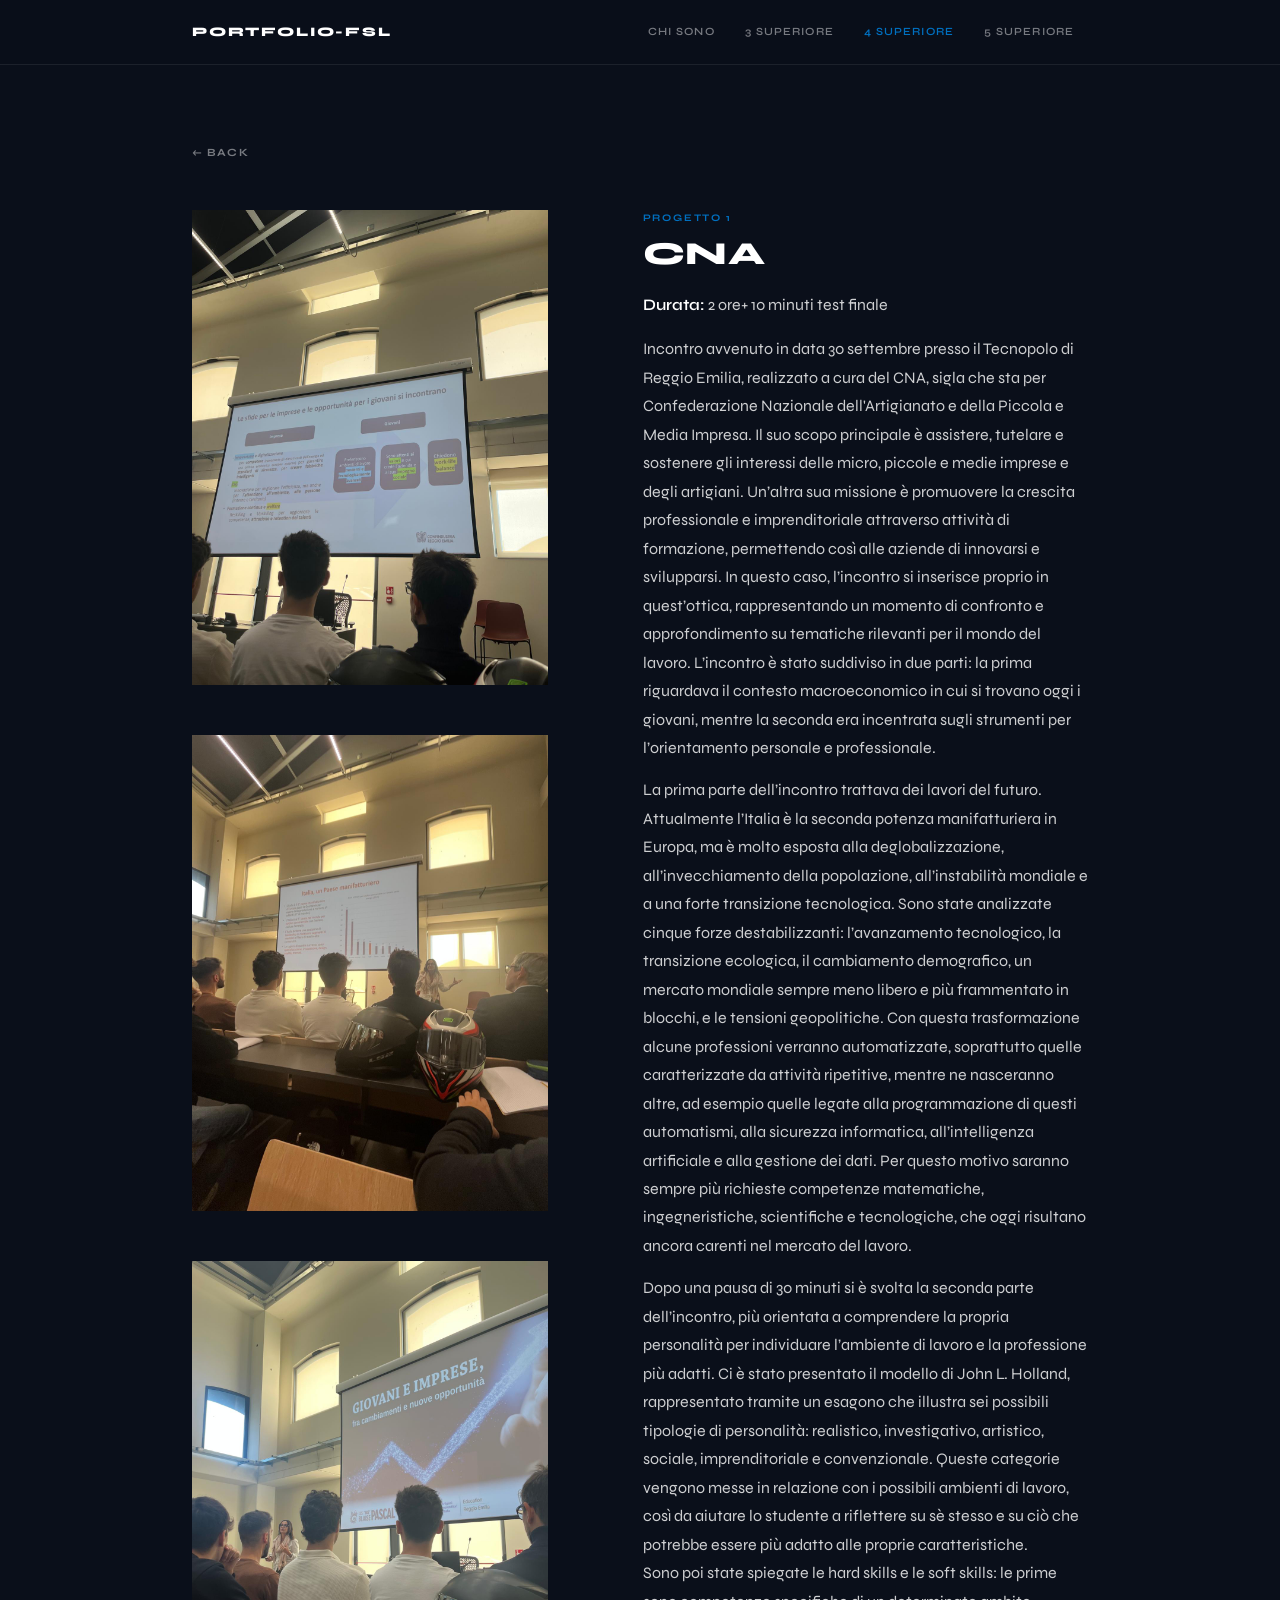
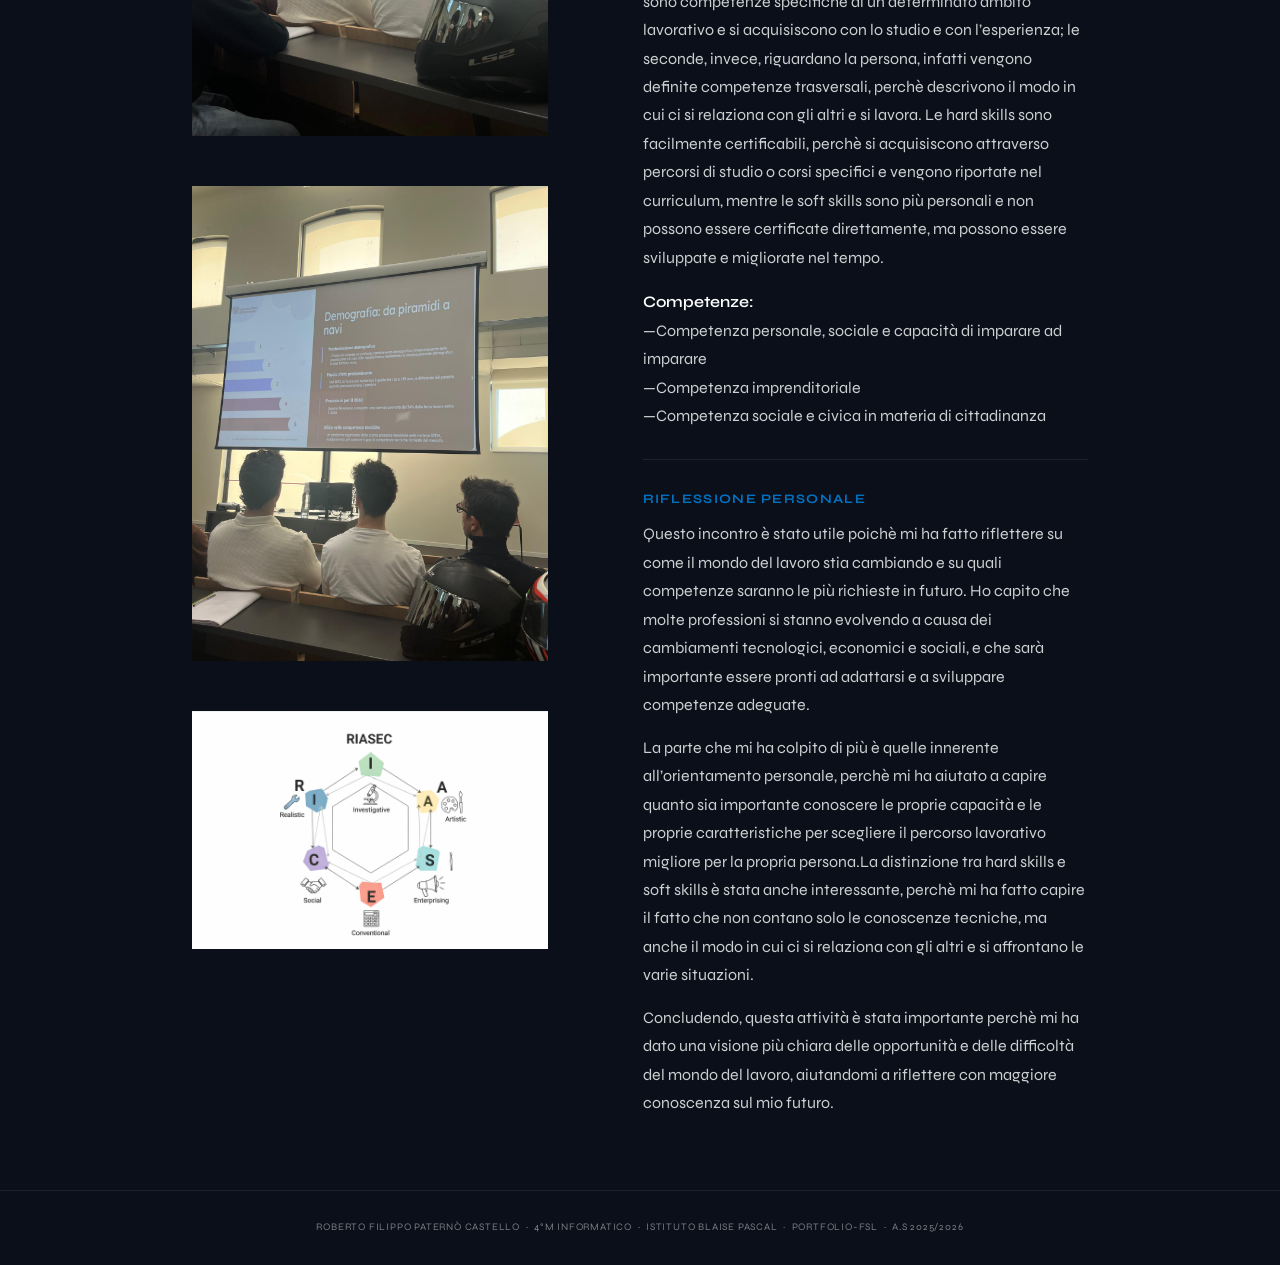
<file: cna.html>
<!DOCTYPE html>
<html lang="it">
<head>
  <meta charset="UTF-8" />
  <meta name="viewport" content="width=device-width, initial-scale=1.0" />
  <title>UST | Portfolio</title>
  <link rel="stylesheet" href="style.css" />
</head>
<body>

  <header class="site-header">
    <div class="header-inner">
      <a href="index.html" class="site-logo">PORTFOLIO-FSL</a>
      <nav class="nav-buttons">
        <a href="chi-sono.html" class="nav-btn">CHI SONO</a>
        <a href="3-superiore.html" class="nav-btn">3 SUPERIORE</a>
        <a href="4-superiore.html" class="nav-btn active">4 SUPERIORE</a>
        <a href="5-superiore.html" class="nav-btn">5 SUPERIORE</a>
      </nav>
      <button class="hamburger" onclick="toggleMenu()">&#9776;</button>
    </div>
    <div class="mobile-menu" id="mobileMenu">
      <a href="chi-sono.html">CHI SONO</a>
      <a href="3-superiore.html">3 SUPERIORE </a>
      <a href="4-superiore.html">4 SUPERIORE</a>
      <a href="5-superiore.html">5 SUPERIORE</a>
    </div>
  </header>

  <div class="strip strip--white">
    <div class="strip-inner">
      <a href="4-superiore.html" class="back-btn">← BACK</a>

      <div class="two-col" style="align-items:start; gap:5px;">
        <div style="display:flex; flex-direction:column; gap:50px;">
          <img src="img/cna1.jpeg" alt="immagine non trovata" class="img-cover" style="width:80%; height:80%;" />
          <img src="img/cna2.jpeg" alt="immagine non trovata" class="img-cover" style="width:80%; height:80%;" />
          <img src="img/cna3.jpeg" alt="immagine non trovata" class="img-cover" style="width:80%; height:80%;">
          <img src="img/cna4.jpeg" alt="immagine non trovata" class="img-cover" style="width:80%; height:80%;">
          <img src="img/ChatGPT Image 20 apr 2026, 19_22_39.png" alt="immagine non trovata" class="img-cover" style="width:80%; height:100%;">
        </div>
        <div>
          <span class="label">Progetto 1</span>
          <h1 class="project-title">CNA</h1>

          <p><strong>Durata:</strong> 2 ore+ 10 minuti test finale</p>

          <p style="margin-top:16px;">Incontro avvenuto in data 30 settembre presso il Tecnopolo di Reggio Emilia, realizzato a cura del CNA, sigla che sta per Confederazione Nazionale dell'Artigianato e della Piccola e Media Impresa. Il suo scopo principale è assistere, tutelare e sostenere gli interessi delle micro, piccole e medie imprese e degli artigiani. Un’altra sua missione è promuovere la crescita professionale e imprenditoriale attraverso attività di formazione, permettendo così alle aziende di innovarsi e svilupparsi. In questo caso, l’incontro si inserisce proprio in quest’ottica, rappresentando un momento di confronto e approfondimento su tematiche rilevanti per il mondo del lavoro. L’incontro è stato suddiviso in due parti: la prima riguardava il contesto macroeconomico in cui si trovano oggi i giovani, mentre la seconda era incentrata sugli strumenti per l’orientamento personale e professionale.</p>

          <p>La prima parte dell’incontro trattava dei lavori del futuro. Attualmente l’Italia è la seconda potenza manifatturiera in Europa, ma è molto esposta alla deglobalizzazione, all’invecchiamento della popolazione, all’instabilità mondiale e a una forte transizione tecnologica. Sono state analizzate cinque forze destabilizzanti: l’avanzamento tecnologico, la transizione ecologica, il cambiamento demografico, un mercato mondiale sempre meno libero e più frammentato in blocchi, e le tensioni geopolitiche. Con questa trasformazione alcune professioni verranno automatizzate, soprattutto quelle caratterizzate da attività ripetitive, mentre ne nasceranno altre, ad esempio quelle legate alla programmazione di questi automatismi, alla sicurezza informatica, all’intelligenza artificiale e alla gestione dei dati. Per questo motivo saranno sempre più richieste competenze matematiche, ingegneristiche, scientifiche e tecnologiche, che oggi risultano ancora carenti nel mercato del lavoro.</p>

          <p>Dopo una pausa di 30 minuti si è svolta la seconda parte dell’incontro, più orientata a comprendere la propria personalità per individuare l’ambiente di lavoro e la professione più adatti. Ci è stato presentato il modello di John L. Holland, rappresentato tramite un esagono che illustra sei possibili tipologie di personalità: realistico, investigativo, artistico, sociale, imprenditoriale e convenzionale. Queste categorie vengono messe in relazione con i possibili ambienti di lavoro, così da aiutare lo studente a riflettere su sè stesso e su ciò che potrebbe essere più adatto alle proprie caratteristiche.
<br>
Sono poi state spiegate le hard skills e le soft skills: le prime sono competenze specifiche di un determinato ambito lavorativo e si acquisiscono con lo studio e con l’esperienza; le seconde, invece, riguardano la persona, infatti vengono definite competenze trasversali, perchè descrivono il modo in cui ci si relaziona con gli altri e si lavora. Le hard skills sono facilmente certificabili, perchè si acquisiscono attraverso percorsi di studio o corsi specifici e vengono riportate nel curriculum, mentre le soft skills sono più personali e non possono essere certificate direttamente, ma possono essere sviluppate e migliorate nel tempo.</p>

          <p style="margin-top:16px;"><strong>Competenze:</strong><br>
          —Competenza personale, sociale e capacità di imparare ad imparare <br>
          —Competenza imprenditoriale <br>
          —Competenza sociale e civica in materia di cittadinanza </p>

          <hr style="border:none; border-top:1px solid #e2e2e2; margin:28px 0;" />
          <h3 style="font-family:'Syne',sans-serif; font-size:13px; font-weight:700; letter-spacing:0.1em; text-transform:uppercase; margin-bottom:10px;">RIFLESSIONE PERSONALE</h3>
          <p>Questo incontro è stato utile poichè mi ha fatto riflettere su come il mondo del lavoro stia cambiando e su quali competenze saranno le più richieste in futuro. Ho capito che molte professioni si stanno evolvendo a causa dei cambiamenti tecnologici, economici e sociali, e che sarà importante essere pronti ad adattarsi e a sviluppare competenze adeguate.</p>
        
          <p>La parte che mi ha colpito di più è quelle innerente all’orientamento personale, perchè mi ha aiutato a capire quanto sia importante conoscere le proprie capacità e le proprie caratteristiche per scegliere il percorso lavorativo migliore per la propria persona.La distinzione tra hard skills e soft skills è stata anche interessante, perchè mi ha fatto capire il fatto che non contano solo le conoscenze tecniche, ma anche il modo in cui ci si relaziona con gli altri e si affrontano le varie situazioni.</p>
        
          <p>Concludendo, questa attività è stata importante perchè mi ha dato una visione più chiara delle opportunità e delle difficoltà del mondo del lavoro, aiutandomi a riflettere con maggiore conoscenza sul mio futuro.</p>
        
        </div>
      </div>
    </div>
  </div>

  <footer class="site-footer">
    <p>Roberto Filippo Paternò Castello &nbsp;·&nbsp; 4°M Informatico &nbsp;·&nbsp; Istituto Blaise Pascal &nbsp;·&nbsp; Portfolio-FSL &nbsp;·&nbsp; A.S 2025/2026</p>
  </footer>

  <script src="main.js"></script>
</body>
</html>
</file>
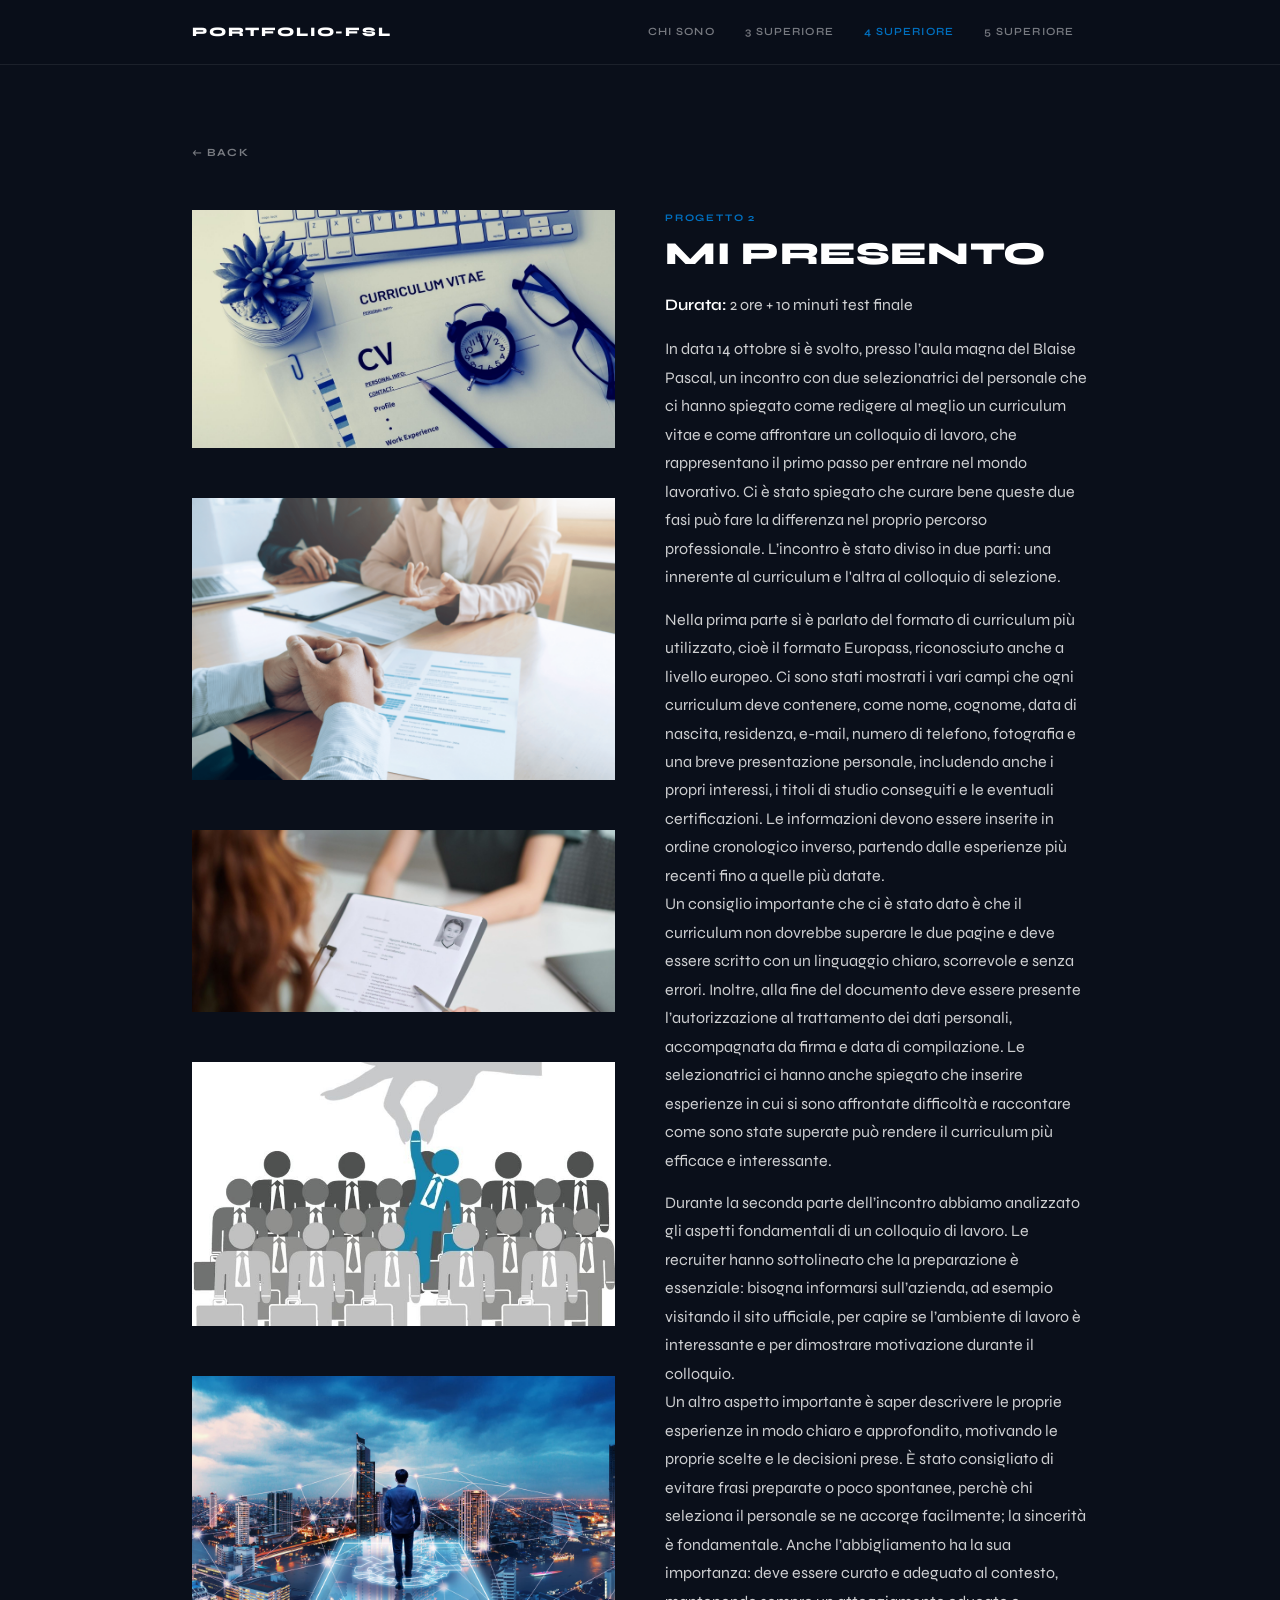
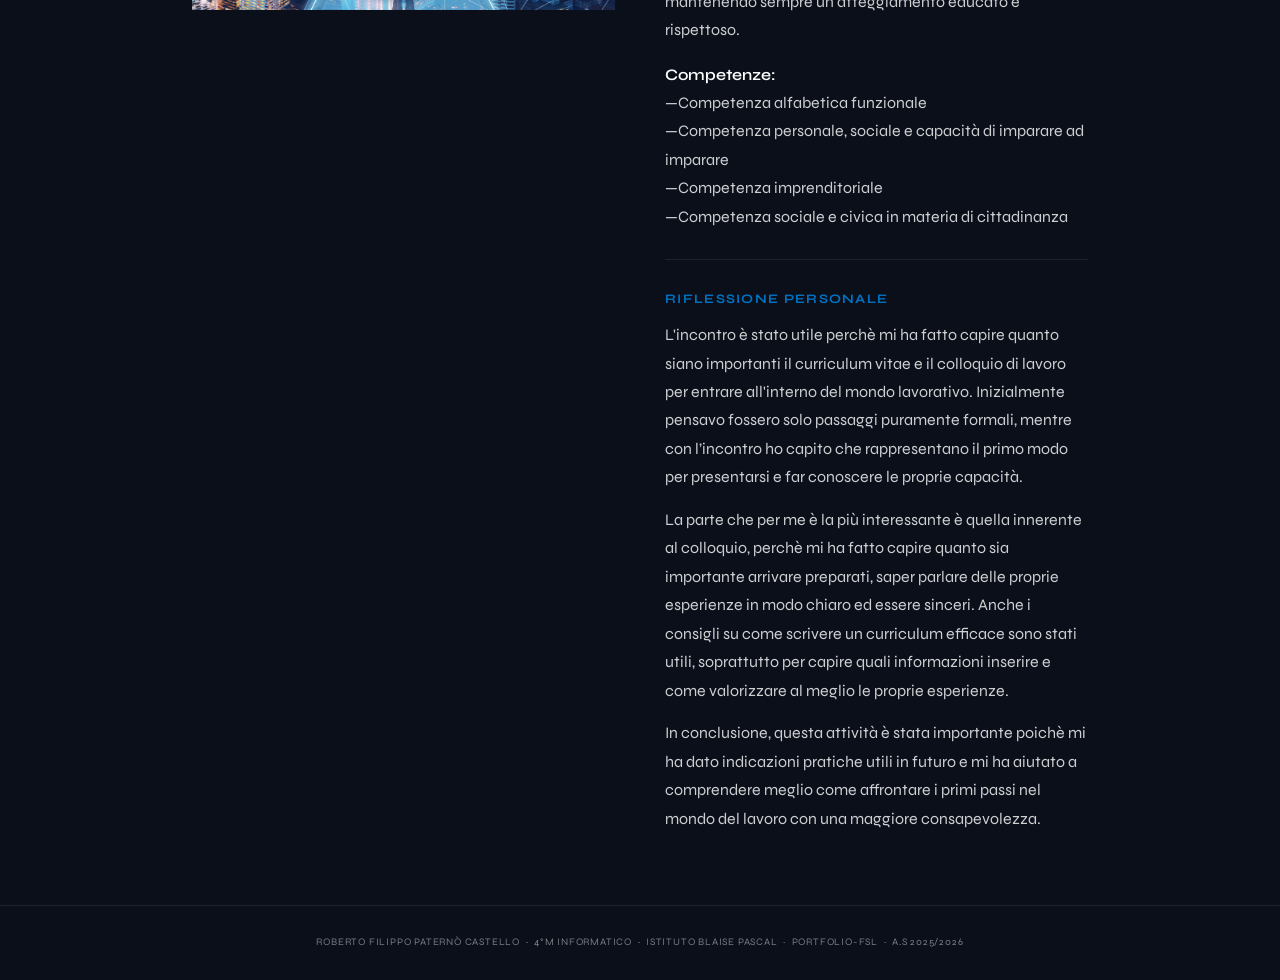
<file: mi-presento.html>
<!DOCTYPE html>
<html lang="it">
<head>
  <meta charset="UTF-8" />
  <meta name="viewport" content="width=device-width, initial-scale=1.0" />
  <title>UST | Portfolio</title>
  <link rel="stylesheet" href="style.css" />
</head>
<body>

  <header class="site-header">
    <div class="header-inner">
      <a href="index.html" class="site-logo">PORTFOLIO-FSL</a>
      <nav class="nav-buttons">
        <a href="chi-sono.html" class="nav-btn">CHI SONO</a>
        <a href="3-superiore.html" class="nav-btn">3 SUPERIORE</a>
        <a href="4-superiore.html" class="nav-btn active">4 SUPERIORE</a>
        <a href="5-superiore.html" class="nav-btn">5 SUPERIORE</a>
      </nav>
      <button class="hamburger" onclick="toggleMenu()">&#9776;</button>
    </div>
    <div class="mobile-menu" id="mobileMenu">
      <a href="chi-sono.html">CHI SONO</a>
      <a href="3-superiore.html">3 SUPERIORE </a>
      <a href="4-superiore.html">4 SUPERIORE</a>
      <a href="5-superiore.html">5 SUPERIORE</a>
    </div>
  </header>

  <div class="strip strip--white">
    <div class="strip-inner">
      <a href="4-superiore.html" class="back-btn">← BACK</a>

      <div class="two-col" style="align-items:start; gap:50px;">
        <div style="display:flex; flex-direction:column; gap:50px;">
          <img src="img/Come-realizzare-un-Curriculum-vitae-efficace.jpg" alt="immagine non trovata" class="img-cover" style="width:100%;" />
          <img src="img/Consigli-per-colloquio-di-lavoro.png" alt="immagine non trovata" class="img-cover" style="width:100%;" />
          <img src="img/hr-manager-reading-cv-of-applicant-checking-valid-2025-12-17-22-16-00-utc-1-scaled-e1766499501513-1920x823.jpg" alt="immagine non trovata" class="img-cover" style="width:100%;" />
          <img src="img/ricerca-personale.jpg" alt="immagine non trovata" class="img-cover" style="width: 100%;">
          <img src="img/AdobeStock_308186809_ok-scaled-1.jpeg" alt="immagine non trovata" class="img-cover" style="width: 100%;height:234px;">
        </div>
        <div>
          <span class="label">Progetto 2</span>
          <h1 class="project-title">MI PRESENTO</h1>

          <p><strong>Durata:</strong> 2 ore + 10 minuti test finale</p>

          <p style="margin-top:16px;">In data 14 ottobre si è svolto, presso l’aula magna del Blaise Pascal, un incontro con due selezionatrici del personale che ci hanno spiegato come redigere al meglio un curriculum vitae e come affrontare un colloquio di lavoro, che rappresentano il primo passo per entrare nel mondo lavorativo. Ci è stato spiegato che curare bene queste due fasi può fare la differenza nel proprio percorso professionale. L’incontro è stato diviso in due parti: una innerente al curriculum e l'altra al colloquio di selezione.</p>

          <p>Nella prima parte si è parlato del formato di curriculum più utilizzato, cioè il formato Europass, riconosciuto anche a livello europeo. Ci sono stati mostrati i vari campi che ogni curriculum deve contenere, come nome, cognome, data di nascita, residenza, e-mail, numero di telefono, fotografia e una breve presentazione personale, includendo anche i propri interessi, i titoli di studio conseguiti e le eventuali certificazioni. Le informazioni devono essere inserite in ordine cronologico inverso, partendo dalle esperienze più recenti fino a quelle più datate. <br> Un consiglio importante che ci è stato dato è che il curriculum non dovrebbe superare le due pagine e deve essere scritto con un linguaggio chiaro, scorrevole e senza errori. Inoltre, alla fine del documento deve essere presente l’autorizzazione al trattamento dei dati personali, accompagnata da firma e data di compilazione. Le selezionatrici ci hanno anche spiegato che inserire esperienze in cui si sono affrontate difficoltà e raccontare come sono state superate può rendere il curriculum più efficace e interessante.</p>

          <p>Durante la seconda parte dell’incontro abbiamo analizzato gli aspetti fondamentali di un colloquio di lavoro. Le recruiter hanno sottolineato che la preparazione è essenziale: bisogna informarsi sull’azienda, ad esempio visitando il sito ufficiale, per capire se l’ambiente di lavoro è interessante e per dimostrare motivazione durante il colloquio.<br>Un altro aspetto importante è saper descrivere le proprie esperienze in modo chiaro e approfondito, motivando le proprie scelte e le decisioni prese. È stato consigliato di evitare frasi preparate o poco spontanee, perchè chi seleziona il personale se ne accorge facilmente; la sincerità è fondamentale. Anche l’abbigliamento ha la sua importanza: deve essere curato e adeguato al contesto, mantenendo sempre un atteggiamento educato e rispettoso.</p>

          <p style="margin-top:16px;"><strong>Competenze:</strong><br>
          —Competenza alfabetica funzionale <br>
          —Competenza personale, sociale e capacità di imparare ad imparare <br>
          —Competenza imprenditoriale <br>
          —Competenza sociale e civica in materia di cittadinanza <br>
        </p>

          <hr style="border:none; border-top:1px solid #e2e2e2; margin:28px 0;" />
          <h3 style="font-family:'Syne',sans-serif; font-size:13px; font-weight:700; letter-spacing:0.1em; text-transform:uppercase; margin-bottom:10px;">RIFLESSIONE PERSONALE</h3>
          <p>L'incontro è stato utile perchè mi ha fatto capire quanto siano importanti il curriculum vitae e il colloquio di lavoro per entrare all'interno del mondo lavorativo. Inizialmente pensavo fossero solo passaggi puramente formali, mentre con l’incontro ho capito che rappresentano il primo modo per presentarsi e far conoscere le proprie capacità.</p>
        
          <p>La parte che per me è la più interessante è quella innerente al colloquio, perchè mi ha fatto capire quanto sia importante arrivare preparati, saper parlare delle proprie esperienze in modo chiaro ed essere sinceri. Anche i consigli su come scrivere un curriculum efficace sono stati utili, soprattutto per capire quali informazioni inserire e come valorizzare al meglio le proprie esperienze.</p>
        
          <p>In conclusione, questa attività è stata importante poichè mi ha dato indicazioni pratiche utili in futuro e mi ha aiutato a comprendere meglio come affrontare i primi passi nel mondo del lavoro con una maggiore consapevolezza.</p>
        
        </div>
      </div>
    </div>
  </div>

  <footer class="site-footer">
    <p>Roberto Filippo Paternò Castello &nbsp;·&nbsp; 4°M Informatico &nbsp;·&nbsp; Istituto Blaise Pascal &nbsp;·&nbsp; Portfolio-FSL &nbsp;·&nbsp; A.S 2025/2026</p>
  </footer>

  <script src="main.js"></script>
</body>
</html>
</file>
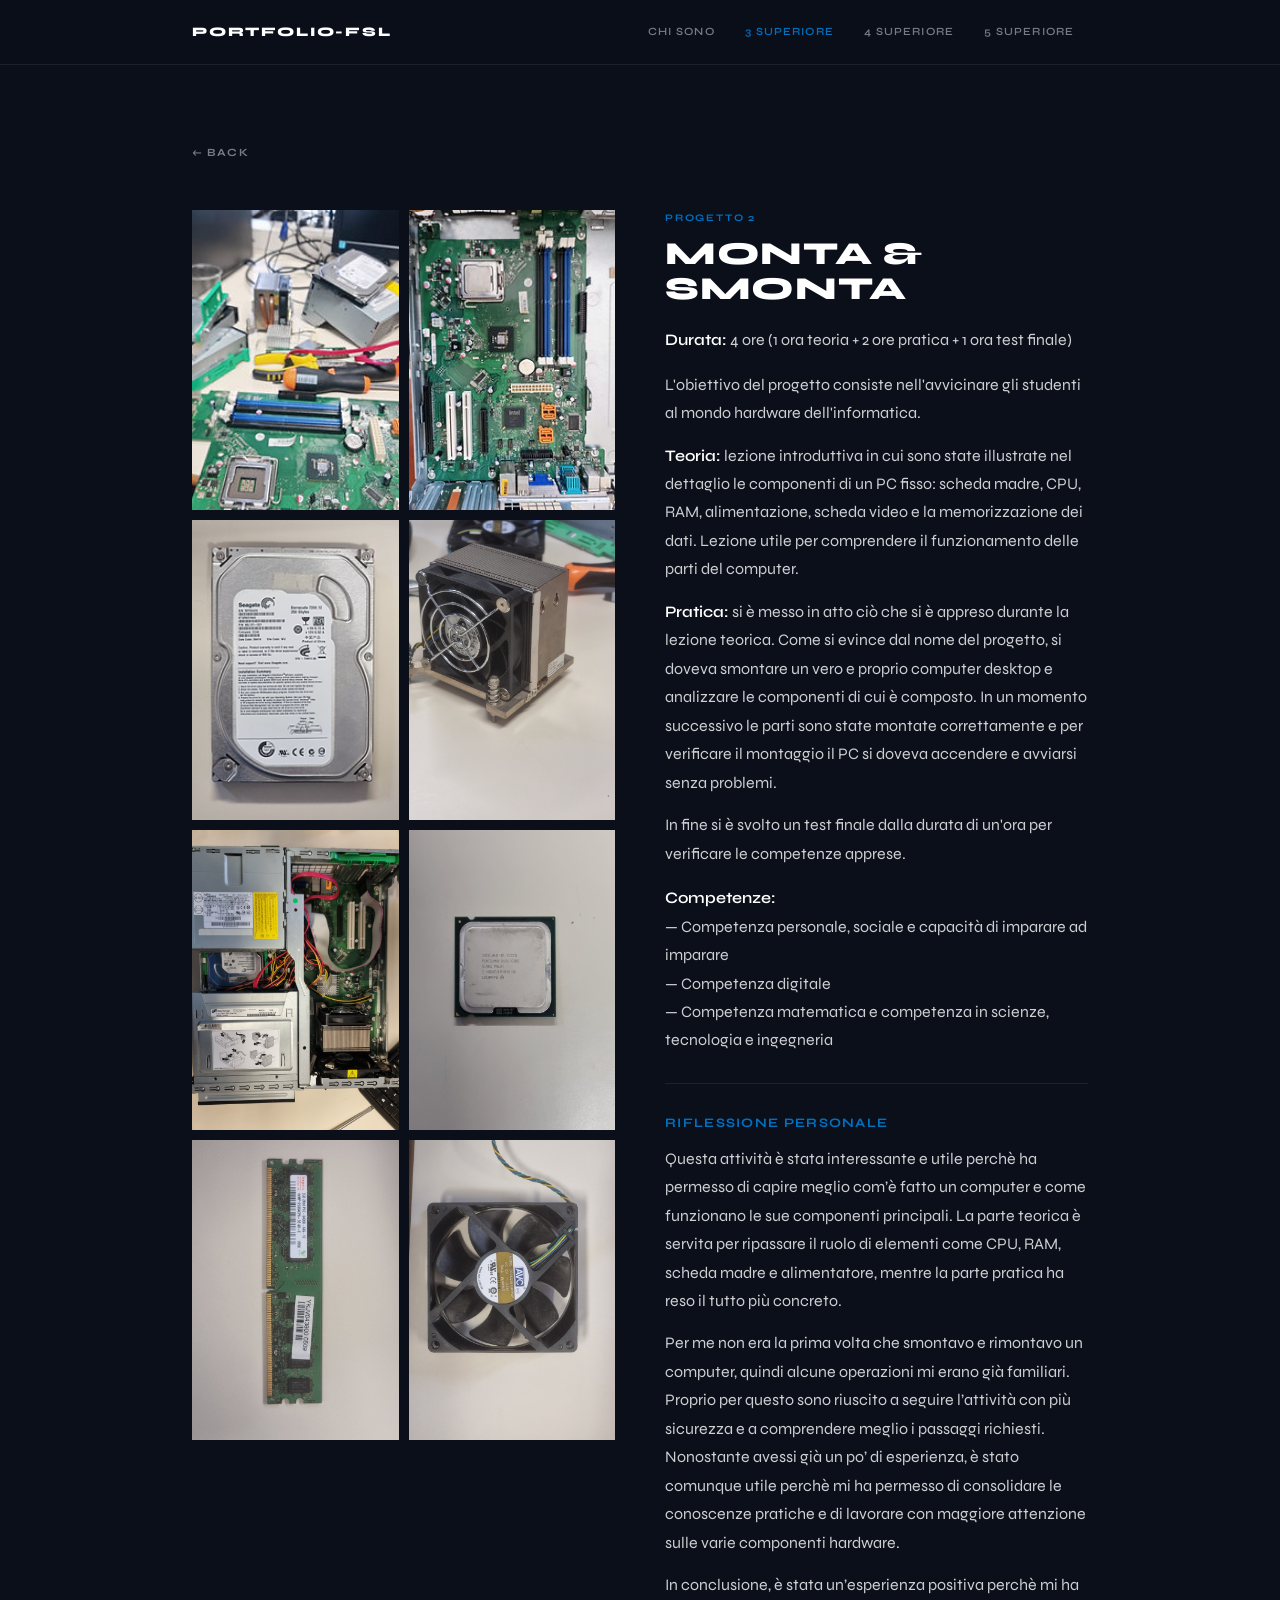
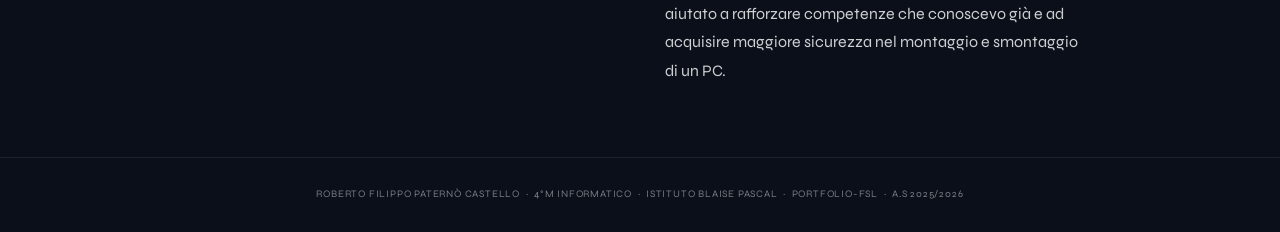
<file: monta-smonta.html>
<!DOCTYPE html>
<html lang="it">
<head>
  <meta charset="UTF-8" />
  <meta name="viewport" content="width=device-width, initial-scale=1.0" />
  <title>Monta e Smonta | Portfolio</title>
  <link rel="stylesheet" href="style.css" />
</head>
<body>

  <header class="site-header">
    <div class="header-inner">
      <a href="index.html" class="site-logo">PORTFOLIO-FSL</a>
      <nav class="nav-buttons">
        <a href="chi-sono.html" class="nav-btn">CHI SONO</a>
        <a href="3-superiore.html" class="nav-btn active">3 SUPERIORE</a>
        <a href="4-superiore.html" class="nav-btn">4 SUPERIORE</a>
        <a href="5-superiore.html" class="nav-btn">5 SUPERIORE</a>
      </nav>
      <button class="hamburger" onclick="toggleMenu()">&#9776;</button>
    </div>
    <div class="mobile-menu" id="mobileMenu">
      <a href="chi-sono.html">CHI SONO</a>
      <a href="3-superiore.html">3 SUPERIORE</a>
      <a href="4-superiore.html">4 SUPERIORE</a>
      <a href="5-superiore.html">5 SUPERIORE</a>
    </div>
  </header>

  <div class="strip strip--white">
    <div class="strip-inner">
      <a href="3-superiore.html" class="back-btn">← BACK</a>

      <div class="two-col" style="align-items:start; gap:50px;">
        <!-- Immagini con dimensioni uniformi -->
        <div style="display:grid; grid-template-columns:1fr 1fr; gap:10px;">
          <img src="img/20250110_120417_edited.jpg" alt="immagine non trovata" class="img-cover" style="width:100%; height:300px;" />
          <img src="img/20250110_115946_edited.jpg" alt="immagine non trovata" class="img-cover" style="width:100%; height:300px;" />
          <img src="img/20250110_121334_edited.png" alt="immagine non trovata" class="img-cover" style="width:100%; height:300px;" />
          <img src="img/20250110_122036.jpg" alt="immagine non trovata" class="img-cover" style="width:100%; height:300px;" />
          <img src="img/20250110_113023.jpg" alt="immagine non trovata" class="img-cover" style="width:100%; height:300px;">
          <img src="img/20250110_121256.jpg" alt="immagine non trovata" class="img-cover" style="width:100%; height:300px;">
          <img src="img/20250110_121304.jpg" alt="immagine non trovata" class="img-cover" style="width:100%; height:300px;">
          <img src="img/20250110_121417.jpg" alt="immagine non trovata" class="img-cover" style="width:100%; height:300px;">
        </div>

        <div>
          <span class="label">Progetto 2</span>
          <h1 class="project-title">MONTA &amp; SMONTA</h1>

          <p><strong>Durata:</strong> 4 ore (1 ora teoria + 2 ore pratica + 1 ora test finale)</p>

          <p style="margin-top:16px;">L'obiettivo del progetto consiste nell'avvicinare gli studenti al mondo hardware dell'informatica.</p>

          <p><strong>Teoria:</strong> lezione introduttiva in cui sono state illustrate nel dettaglio le componenti di un PC fisso: scheda madre, CPU, RAM, alimentazione, scheda video e la memorizzazione dei dati. Lezione utile per comprendere il funzionamento delle parti del computer.</p>

          <p><strong>Pratica:</strong> si è messo in atto ciò che si è appreso durante la lezione teorica. Come si evince dal nome del progetto, si doveva smontare un vero e proprio computer desktop e analizzare le componenti di cui è composto. In un momento successivo le parti sono state montate correttamente e per verificare il montaggio il PC si doveva accendere e avviarsi senza problemi.</p>

          <p>In fine si è svolto un test finale dalla durata di un'ora per verificare le competenze apprese.</p>

          <p style="margin-top:16px;"><strong>Competenze:</strong><br>
          — Competenza personale, sociale e capacità di imparare ad imparare<br>
          — Competenza digitale<br>
          — Competenza matematica e competenza in scienze, tecnologia e ingegneria</p>

          <hr style="border:none; border-top:1px solid #e2e2e2; margin:28px 0;" />
          <h3 style="font-family:'Syne',sans-serif; font-size:13px; font-weight:700; letter-spacing:0.1em; text-transform:uppercase; margin-bottom:10px;">RIFLESSIONE PERSONALE</h3>
          <p>Questa attività è stata interessante e utile perchè ha permesso di capire meglio com’è fatto un computer e come funzionano le sue componenti principali. La parte teorica è servita per ripassare il ruolo di elementi come CPU, RAM, scheda madre e alimentatore, mentre la parte pratica ha reso il tutto più concreto.</p>
       
          <p>Per me non era la prima volta che smontavo e rimontavo un computer, quindi alcune operazioni mi erano già familiari. Proprio per questo sono riuscito a seguire l’attività con più sicurezza e a comprendere meglio i passaggi richiesti. Nonostante avessi già un po’ di esperienza, è stato comunque utile perchè mi ha permesso di consolidare le conoscenze pratiche e di lavorare con maggiore attenzione sulle varie componenti hardware.</p>
        
            <p>In conclusione, è stata un’esperienza positiva perchè mi ha aiutato a rafforzare competenze che conoscevo già e ad acquisire maggiore sicurezza nel montaggio e smontaggio di un PC.</p>
        </div>
      </div>
    </div>
  </div>

  <footer class="site-footer">
    <p>Roberto Filippo Paternò Castello &nbsp;·&nbsp; 4°M Informatico &nbsp;·&nbsp; Istituto Blaise Pascal &nbsp;·&nbsp; Portfolio-FSL &nbsp;·&nbsp; A.S 2025/2026</p>
  </footer>

  <script src="main.js"></script>
</body>
</html>
</file>
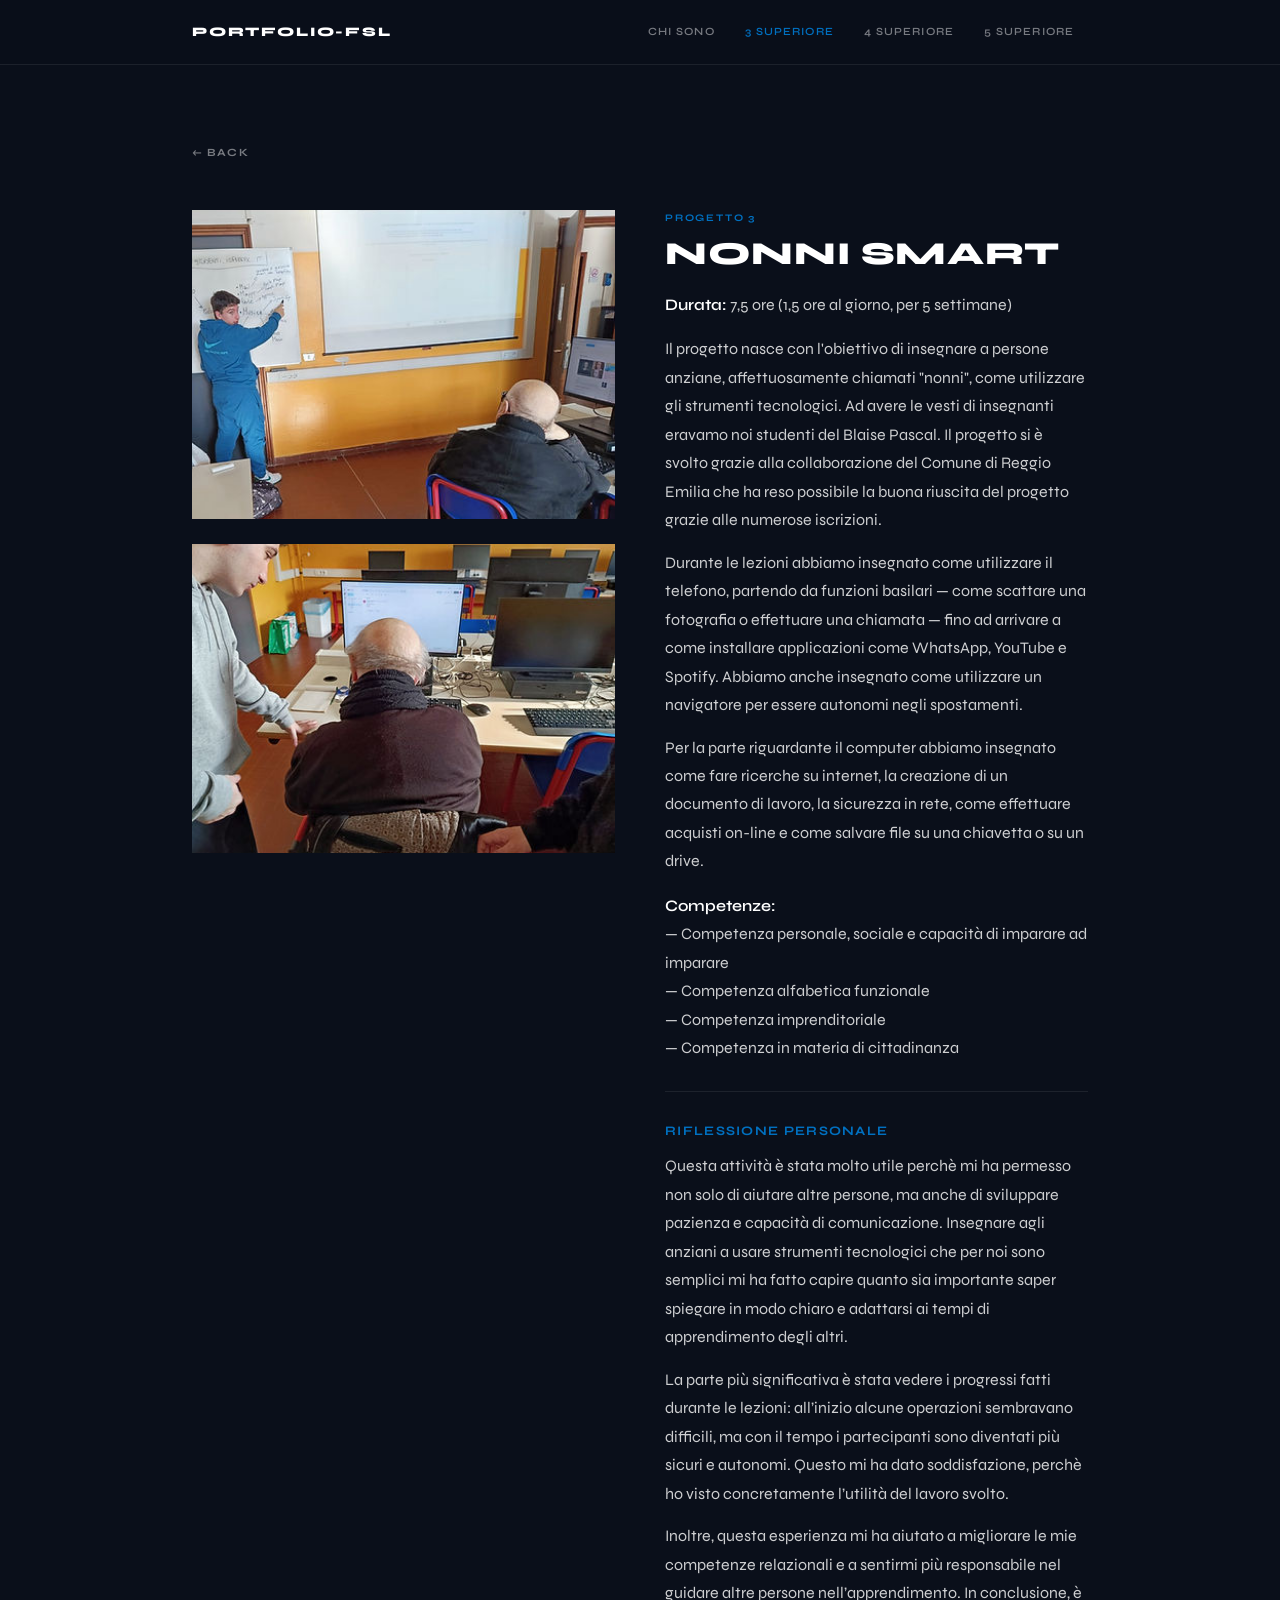
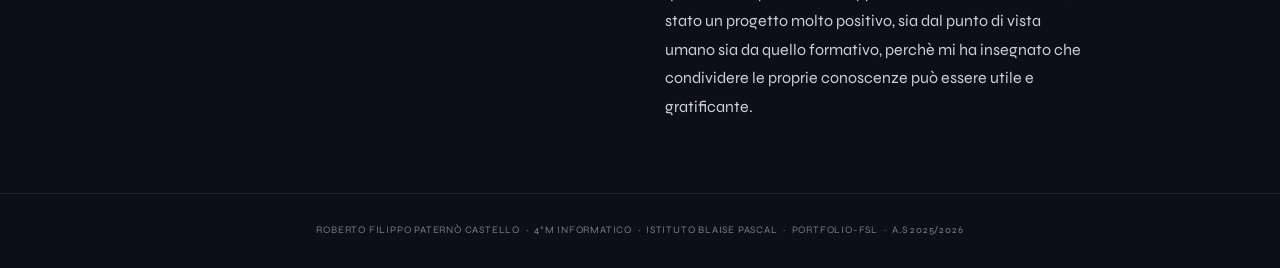
<file: nonni-smart.html>
<!DOCTYPE html>
<html lang="it">
<head>
  <meta charset="UTF-8" />
  <meta name="viewport" content="width=device-width, initial-scale=1.0" />
  <title>Nonni Smart | Portfolio</title>
  <link rel="stylesheet" href="style.css" />
</head>
<body>

  <header class="site-header">
    <div class="header-inner">
      <a href="index.html" class="site-logo">PORTFOLIO-FSL</a>
      <nav class="nav-buttons">
        <a href="chi-sono.html" class="nav-btn">CHI SONO</a>
        <a href="3-superiore.html" class="nav-btn active">3 SUPERIORE</a>
        <a href="4-superiore.html" class="nav-btn">4 SUPERIORE</a>
        <a href="5-superiore.html" class="nav-btn">5 SUPERIORE</a>
      </nav>
      <button class="hamburger" onclick="toggleMenu()">&#9776;</button>
    </div>
    <div class="mobile-menu" id="mobileMenu">
      <a href="chi-sono.html">CHI SONO</a>
      <a href="3-superiore.html">3 SUPERIORE</a>
      <a href="4-superiore.html">4 SUPERIORE</a>
      <a href="5-superiore.html">5 SUPERIORE</a>
    </div>
  </header>

  <div class="strip strip--white">
    <div class="strip-inner">
      <a href="3-superiore.html" class="back-btn">← BACK</a>

      <div class="two-col" style="align-items:start; gap:50px;">
        <div style="display:flex; flex-direction:column; gap:25px;">
          <img src="img/IMG-20250303-WA0013_edited_edited.jpg" alt="immagine non trovata" class="img-cover" style="width:100%; height:309px;" />
          <img src="img/IMG-20250303-WA0018_edited_edited.jpg" alt="immagine non trovata" class="img-cover" style="width:100%; height:309px;" />
        </div>

        <div>
          <span class="label">Progetto 3</span>
          <h1 class="project-title">NONNI SMART</h1>

          <p><strong>Durata:</strong> 7,5 ore (1,5 ore al giorno, per 5 settimane)</p>

          <p style="margin-top:16px;">Il progetto nasce con l'obiettivo di insegnare a persone anziane, affettuosamente chiamati "nonni", come utilizzare gli strumenti tecnologici. Ad avere le vesti di insegnanti eravamo noi studenti del Blaise Pascal. Il progetto si è svolto grazie alla collaborazione del Comune di Reggio Emilia che ha reso possibile la buona riuscita del progetto grazie alle numerose iscrizioni.</p>

          <p>Durante le lezioni abbiamo insegnato come utilizzare il telefono, partendo da funzioni basilari — come scattare una fotografia o effettuare una chiamata — fino ad arrivare a come installare applicazioni come WhatsApp, YouTube e Spotify. Abbiamo anche insegnato come utilizzare un navigatore per essere autonomi negli spostamenti.</p>

          <p>Per la parte riguardante il computer abbiamo insegnato come fare ricerche su internet, la creazione di un documento di lavoro, la sicurezza in rete, come effettuare acquisti on-line e come salvare file su una chiavetta o su un drive.</p>

          <p style="margin-top:16px;"><strong>Competenze:</strong><br>
          — Competenza personale, sociale e capacità di imparare ad imparare<br>
          — Competenza alfabetica funzionale<br>
          — Competenza imprenditoriale<br>
          — Competenza in materia di cittadinanza</p>

          <hr style="border:none; border-top:1px solid #e2e2e2; margin:28px 0;" />
          <h3 style="font-family:'Syne',sans-serif; font-size:13px; font-weight:700; letter-spacing:0.1em; text-transform:uppercase; margin-bottom:10px;">RIFLESSIONE PERSONALE</h3>
          <p>Questa attività è stata molto utile perchè mi ha permesso non solo di aiutare altre persone, ma anche di sviluppare pazienza e capacità di comunicazione. Insegnare agli anziani a usare strumenti tecnologici che per noi sono semplici mi ha fatto capire quanto sia importante saper spiegare in modo chiaro e adattarsi ai tempi di apprendimento degli altri.</p>
        
          <p>La parte più significativa è stata vedere i progressi fatti durante le lezioni: all’inizio alcune operazioni sembravano difficili, ma con il tempo i partecipanti sono diventati più sicuri e autonomi. Questo mi ha dato soddisfazione, perchè ho visto concretamente l’utilità del lavoro svolto.</p>
        
          <p>Inoltre, questa esperienza mi ha aiutato a migliorare le mie competenze relazionali e a sentirmi più responsabile nel guidare altre persone nell’apprendimento. In conclusione, è stato un progetto molto positivo, sia dal punto di vista umano sia da quello formativo, perchè mi ha insegnato che condividere le proprie conoscenze può essere utile e gratificante.</p>
        </div>
      </div>
    </div>
  </div>

  <footer class="site-footer">
    <p>Roberto Filippo Paternò Castello &nbsp;·&nbsp; 4°M Informatico &nbsp;·&nbsp; Istituto Blaise Pascal &nbsp;·&nbsp; Portfolio-FSL &nbsp;·&nbsp; A.S 2025/2026</p>
  </footer>

  <script src="main.js"></script>
</body>
</html>
</file>
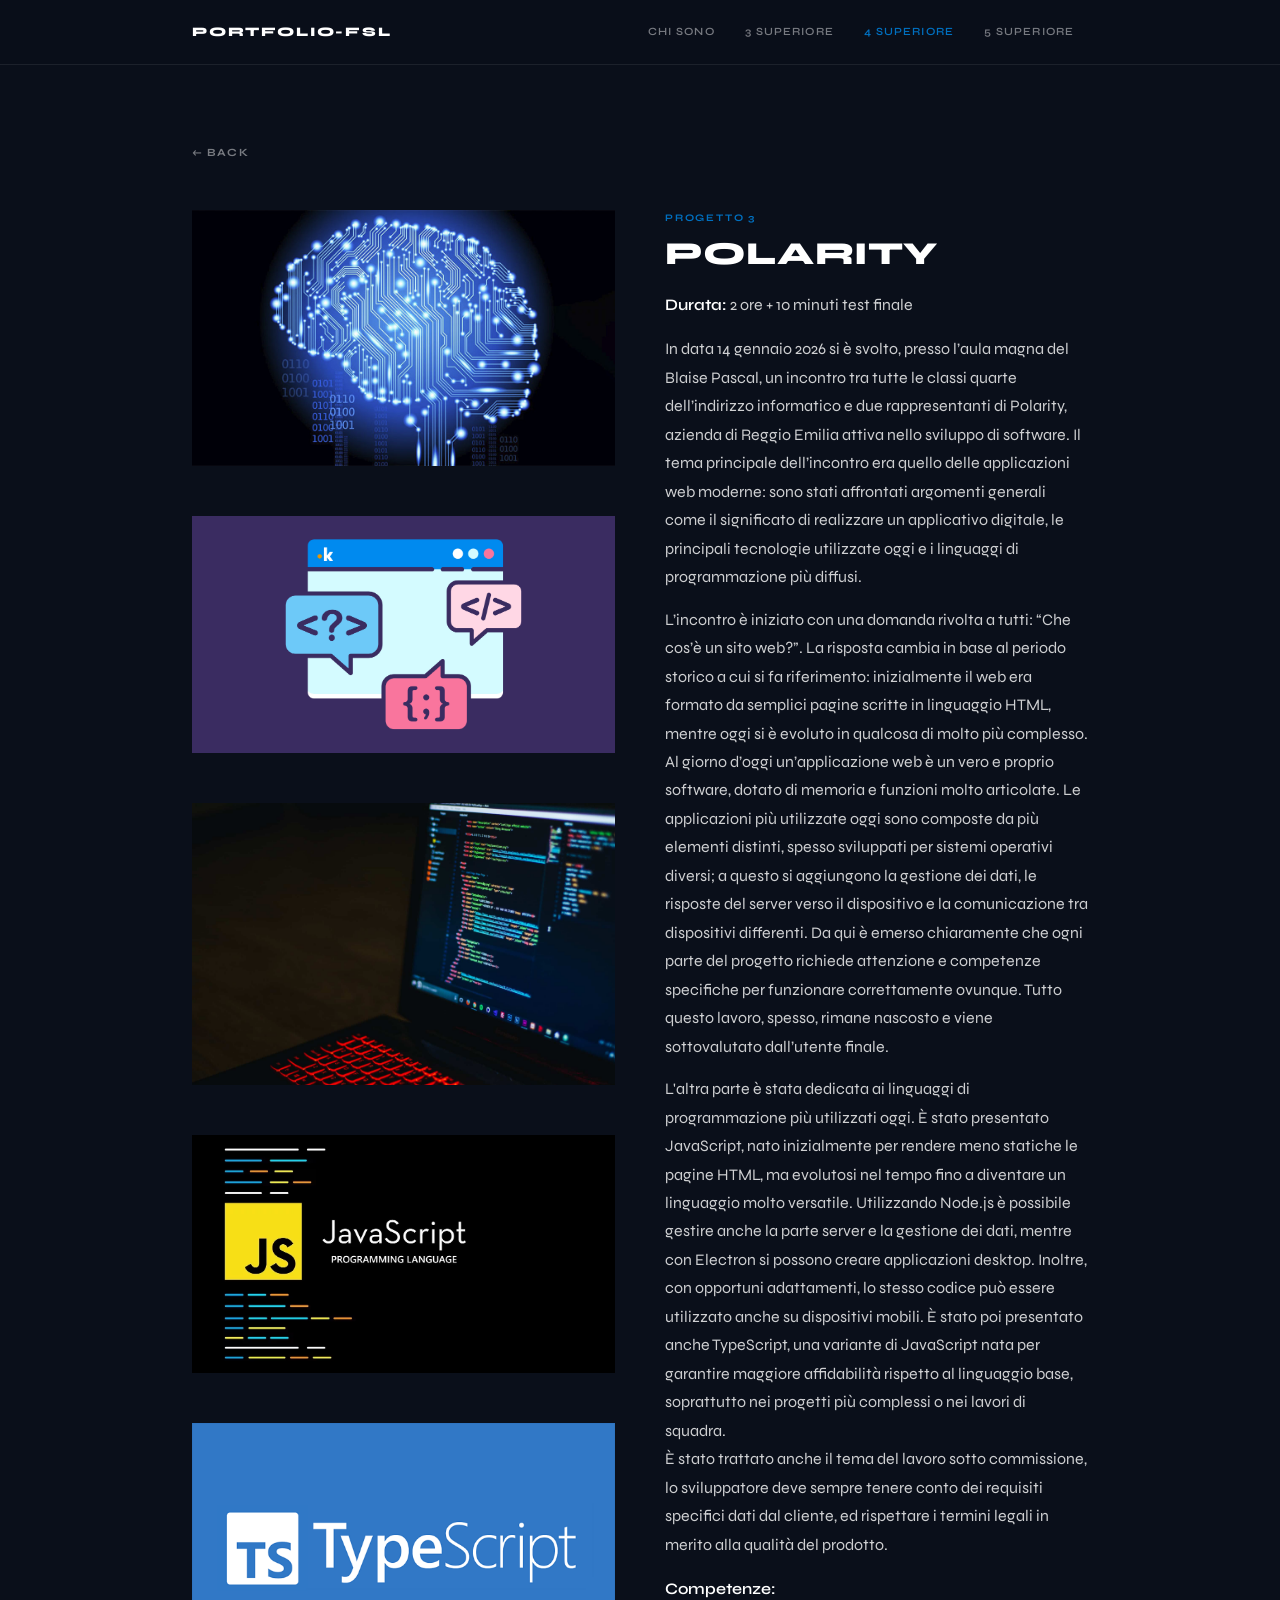
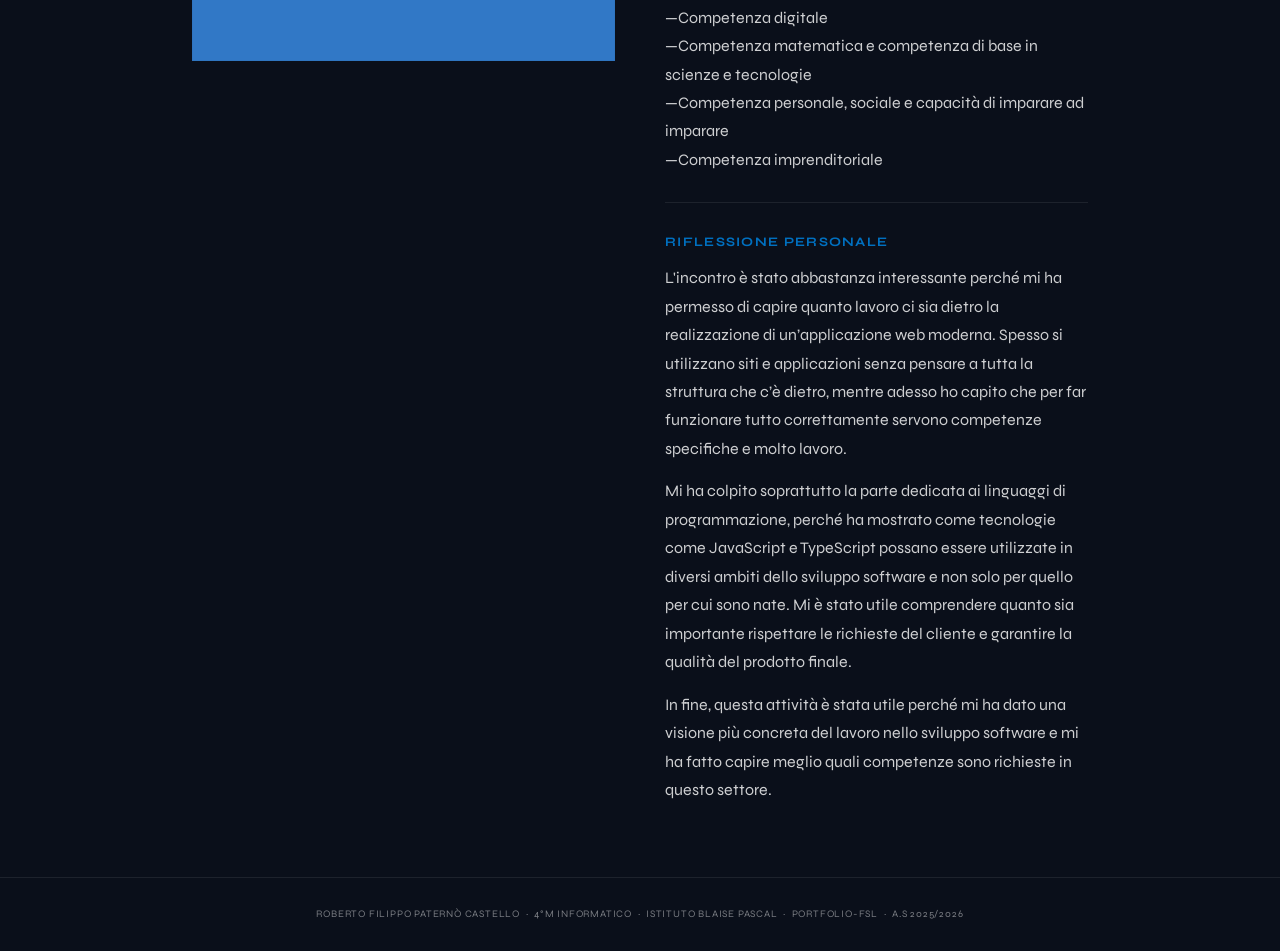
<file: polarity.html>
<!DOCTYPE html>
<html lang="it">
<head>
  <meta charset="UTF-8" />
  <meta name="viewport" content="width=device-width, initial-scale=1.0" />
  <title>UST | Portfolio</title>
  <link rel="stylesheet" href="style.css" />
</head>
<body>

  <header class="site-header">
    <div class="header-inner">
      <a href="index.html" class="site-logo">PORTFOLIO-FSL</a>
      <nav class="nav-buttons">
        <a href="chi-sono.html" class="nav-btn">CHI SONO</a>
        <a href="3-superiore.html" class="nav-btn">3 SUPERIORE</a>
        <a href="4-superiore.html" class="nav-btn active">4 SUPERIORE</a>
        <a href="5-superiore.html" class="nav-btn">5 SUPERIORE</a>
      </nav>
      <button class="hamburger" onclick="toggleMenu()">&#9776;</button>
    </div>
    <div class="mobile-menu" id="mobileMenu">
      <a href="chi-sono.html">CHI SONO</a>
      <a href="3-superiore.html">3 SUPERIORE </a>
      <a href="4-superiore.html">4 SUPERIORE</a>
      <a href="5-superiore.html">5 SUPERIORE</a>
    </div>
  </header>

  <div class="strip strip--white">
    <div class="strip-inner">
      <a href="4-superiore.html" class="back-btn">← BACK</a>

      <div class="two-col" style="align-items:start; gap:50px;">
        <div style="display:flex; flex-direction:column; gap:50px;">
          <img src="img/cosa-e-la-programmazione-neuro-linguistica.jpg" alt="immagine non trovata" class="img-cover" style="width:100%;" />
          <img src="img/top-5-lenguajes-de-programacion.jpg" alt="immagine non trovata" class="img-cover" style="width:100%;" />
          <img src="img/linguaggi-di-programmazione-ricercati-dalle-aziende.jpg" alt="immagine non trovata" class="img-cover" style="width: 100%;">
          <img src="img/What-Is-JavaScript-Used-For.avif" alt="immagine non trovata" class="img-cover" style="width: 100%;">
          <img src="img/10b88c68-typescript-logo.png" alt="immagine non trovata" class="img-cover" style="width: 100%;">
        </div>
        <div>
          <span class="label">Progetto 3</span>
          <h1 class="project-title">POLARITY</h1>

          <p><strong>Durata:</strong> 2 ore + 10 minuti test finale</p>

          <p style="margin-top:16px;">In data 14 gennaio 2026 si è svolto, presso l’aula magna del Blaise Pascal, un incontro tra tutte le classi quarte dell’indirizzo informatico e due rappresentanti di Polarity, azienda di Reggio Emilia attiva nello sviluppo di software. Il tema principale dell’incontro era quello delle applicazioni web moderne: sono stati affrontati argomenti generali come il significato di realizzare un applicativo digitale, le principali tecnologie utilizzate oggi e i linguaggi di programmazione più diffusi. </p>

          <p>L’incontro è iniziato con una domanda rivolta a tutti: “Che cos’è un sito web?”. La risposta cambia in base al periodo storico a cui si fa riferimento: inizialmente il web era formato da semplici pagine scritte in linguaggio HTML, mentre oggi si è evoluto in qualcosa di molto più complesso. Al giorno d’oggi un’applicazione web è un vero e proprio software, dotato di memoria e funzioni molto articolate. Le applicazioni più utilizzate oggi sono composte da più elementi distinti, spesso sviluppati per sistemi operativi diversi; a questo si aggiungono la gestione dei dati, le risposte del server verso il dispositivo e la comunicazione tra dispositivi differenti. Da qui è emerso chiaramente che ogni parte del progetto richiede attenzione e competenze specifiche per funzionare correttamente ovunque. Tutto questo lavoro, spesso, rimane nascosto e viene sottovalutato dall’utente finale.</p>

          <p>L'altra parte è stata dedicata ai linguaggi di programmazione più utilizzati oggi. È stato presentato JavaScript, nato inizialmente per rendere meno statiche le pagine HTML, ma evolutosi nel tempo fino a diventare un linguaggio molto versatile. Utilizzando Node.js è possibile gestire anche la parte server e la gestione dei dati, mentre con Electron si possono creare applicazioni desktop. Inoltre, con opportuni adattamenti, lo stesso codice può essere utilizzato anche su dispositivi mobili. È stato poi presentato anche TypeScript, una variante di JavaScript nata per garantire maggiore affidabilità rispetto al linguaggio base, soprattutto nei progetti più complessi o nei lavori di squadra.<br> È stato trattato anche il tema del lavoro sotto commissione, lo sviluppatore deve sempre tenere conto dei requisiti specifici dati dal cliente, ed rispettare i termini legali in merito alla qualità del prodotto. </p>

          <p style="margin-top:16px;"><strong>Competenze:</strong><br>
          —Competenza digitale<br>
          —Competenza matematica e competenza di base in scienze e tecnologie <br>
          —Competenza personale, sociale e capacità di imparare ad imparare <br>
          —Competenza imprenditoriale <br></p>

          <hr style="border:none; border-top:1px solid #e2e2e2; margin:28px 0;" />
          <h3 style="font-family:'Syne',sans-serif; font-size:13px; font-weight:700; letter-spacing:0.1em; text-transform:uppercase; margin-bottom:10px;">RIFLESSIONE PERSONALE</h3>
          <p>L'incontro è stato abbastanza interessante perché mi ha permesso di capire quanto lavoro ci sia dietro la realizzazione di un’applicazione web moderna. Spesso si utilizzano siti e applicazioni senza pensare a tutta la struttura che c’è dietro, mentre adesso ho capito che per far funzionare tutto correttamente servono competenze specifiche e molto lavoro.</p>
        
          <p>Mi ha colpito soprattutto la parte dedicata ai linguaggi di programmazione, perché ha mostrato come tecnologie come JavaScript e TypeScript possano essere utilizzate in diversi ambiti dello sviluppo software e non solo per quello per cui sono nate. Mi è stato utile comprendere quanto sia importante rispettare le richieste del cliente e garantire la qualità del prodotto finale.</p>
        
          <p>In fine, questa attività è stata utile perché mi ha dato una visione più concreta del lavoro nello sviluppo software e mi ha fatto capire meglio quali competenze sono richieste in questo settore.</p>
        
        </div>
      </div>
    </div>
  </div>

  <footer class="site-footer">
    <p>Roberto Filippo Paternò Castello &nbsp;·&nbsp; 4°M Informatico &nbsp;·&nbsp; Istituto Blaise Pascal &nbsp;·&nbsp; Portfolio-FSL &nbsp;·&nbsp; A.S 2025/2026</p>
  </footer>

  <script src="main.js"></script>
</body>
</html>
</file>
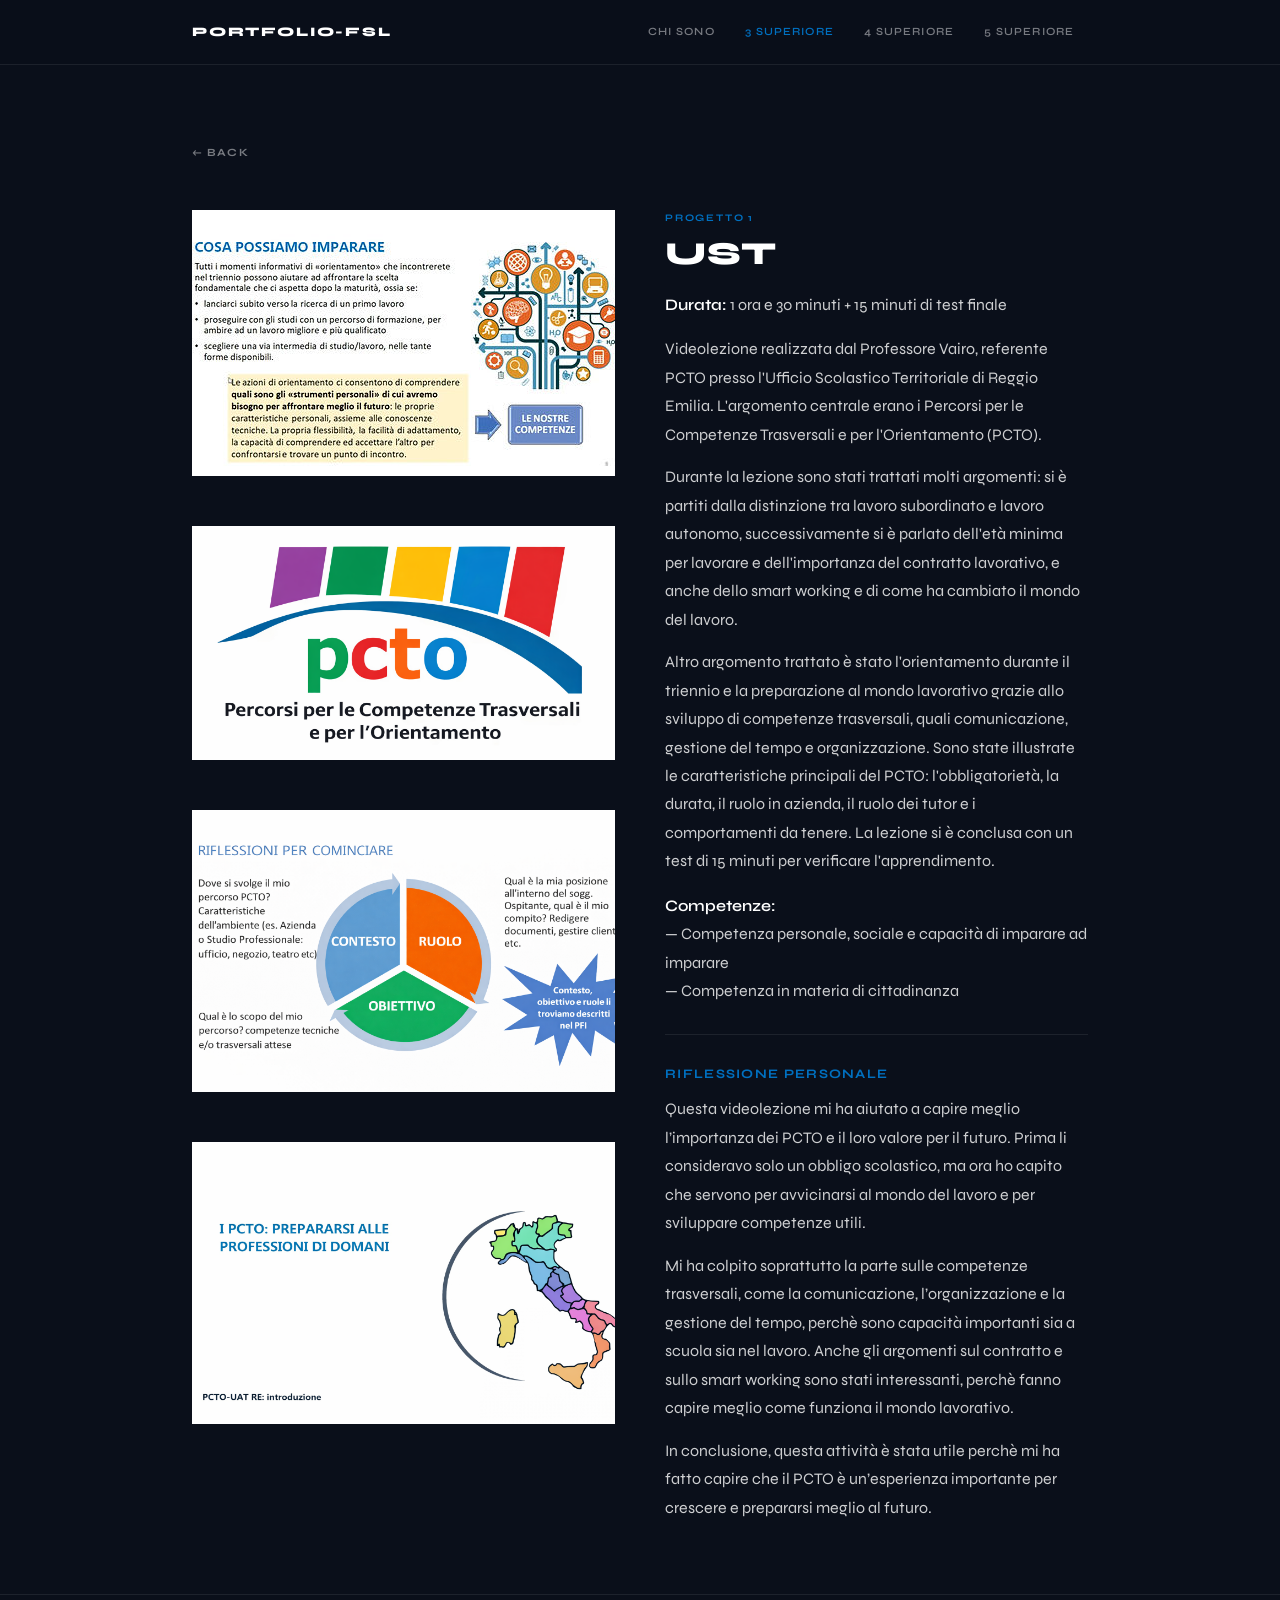
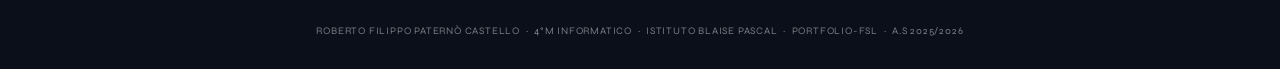
<file: ust.html>
<!DOCTYPE html>
<html lang="it">
<head>
  <meta charset="UTF-8" />
  <meta name="viewport" content="width=device-width, initial-scale=1.0" />
  <title>UST | Portfolio</title>
  <link rel="stylesheet" href="style.css" />
</head>
<body>

  <header class="site-header">
    <div class="header-inner">
      <a href="index.html" class="site-logo">PORTFOLIO-FSL</a>
      <nav class="nav-buttons">
        <a href="chi-sono.html" class="nav-btn">CHI SONO</a>
        <a href="3-superiore.html" class="nav-btn active">3 SUPERIORE</a>
        <a href="4-superiore.html" class="nav-btn">4 SUPERIORE</a>
        <a href="5-superiore.html" class="nav-btn">5 SUPERIORE</a>
      </nav>
      <button class="hamburger" onclick="toggleMenu()">&#9776;</button>
    </div>
    <div class="mobile-menu" id="mobileMenu">
      <a href="chi-sono.html">CHI SONO</a>
      <a href="3-superiore.html">3 SUPERIORE </a>
      <a href="4-superiore.html">4 SUPERIORE</a>
      <a href="5-superiore.html">5 SUPERIORE</a>
    </div>
  </header>

  <div class="strip strip--white">
    <div class="strip-inner">
      <a href="3-superiore.html" class="back-btn">← BACK</a>

      <div class="two-col" style="align-items:start; gap:50px;">
        <div style="display:flex; flex-direction:column; gap:50px;">
          <img src="img/image-4_edited.jpg" alt="immagine non trovata" class="img-cover" style="width:100%; height:266px;" />
          <img src="img/image-14_edited.png" alt="immagine non trovata" class="img-cover" style="width:100%; height:234px;" />
          <img src="img/ChatGPT Image 19 apr 2026, 14_51_20.png" alt="immagine non trovata" class="img-cover" style="width: 100%;">
          <img src="img/bd64790d-98eb-4ee6-9a48-7789244b20f4.png" alt="immagine non trovata" class="img-cover" style="width: 100%;">
        </div>
        <div>
          <span class="label">Progetto 1</span>
          <h1 class="project-title">UST</h1>

          <p><strong>Durata:</strong> 1 ora e 30 minuti + 15 minuti di test finale</p>

          <p style="margin-top:16px;">Videolezione realizzata dal Professore Vairo, referente PCTO presso l'Ufficio Scolastico Territoriale di Reggio Emilia. L'argomento centrale erano i Percorsi per le Competenze Trasversali e per l'Orientamento (PCTO).</p>

          <p>Durante la lezione sono stati trattati molti argomenti: si è partiti dalla distinzione tra lavoro subordinato e lavoro autonomo, successivamente si è parlato dell'età minima per lavorare e dell'importanza del contratto lavorativo, e anche dello smart working e di come ha cambiato il mondo del lavoro.</p>

          <p>Altro argomento trattato è stato l'orientamento durante il triennio e la preparazione al mondo lavorativo grazie allo sviluppo di competenze trasversali, quali comunicazione, gestione del tempo e organizzazione. Sono state illustrate le caratteristiche principali del PCTO: l'obbligatorietà, la durata, il ruolo in azienda, il ruolo dei tutor e i comportamenti da tenere. La lezione si è conclusa con un test di 15 minuti per verificare l'apprendimento.</p>

          <p style="margin-top:16px;"><strong>Competenze:</strong><br>
          — Competenza personale, sociale e capacità di imparare ad imparare<br>
          — Competenza in materia di cittadinanza</p>

          <hr style="border:none; border-top:1px solid #e2e2e2; margin:28px 0;" />
          <h3 style="font-family:'Syne',sans-serif; font-size:13px; font-weight:700; letter-spacing:0.1em; text-transform:uppercase; margin-bottom:10px;">RIFLESSIONE PERSONALE</h3>
          <p>Questa videolezione mi ha aiutato a capire meglio l’importanza dei PCTO e il loro valore per il futuro. Prima li consideravo solo un obbligo scolastico, ma ora ho capito che servono per avvicinarsi al mondo del lavoro e per sviluppare competenze utili.</p>
        
          <p>Mi ha colpito soprattutto la parte sulle competenze trasversali, come la comunicazione, l’organizzazione e la gestione del tempo, perchè sono capacità importanti sia a scuola sia nel lavoro. Anche gli argomenti sul contratto e sullo smart working sono stati interessanti, perchè fanno capire meglio come funziona il mondo lavorativo.</p>
        
          <p>In conclusione, questa attività è stata utile perchè mi ha fatto capire che il PCTO è un’esperienza importante per crescere e prepararsi meglio al futuro.</p>
        
        </div>
      </div>
    </div>
  </div>

  <footer class="site-footer">
    <p>Roberto Filippo Paternò Castello &nbsp;·&nbsp; 4°M Informatico &nbsp;·&nbsp; Istituto Blaise Pascal &nbsp;·&nbsp; Portfolio-FSL &nbsp;·&nbsp; A.S 2025/2026</p>
  </footer>

  <script src="main.js"></script>
</body>
</html>
</file>
<file: style.css>
@import url('https://fonts.googleapis.com/css2?family=Syne:wght@400;500;600;700;800&display=swap');

/* ── VARIABILI ── */
:root {
  --bg:       #0a0f1a;        /* blu notte — stesso tono della hero */
  --surface:  #111827;        /* card / pannelli */
  --surface2: #1a2335;        /* hover, bordi interni */
  --blue:     #0070C0;
  --blue-dim: rgba(0,112,192,0.18);
  --white:    #ffffff;
  --muted:    rgba(255,255,255,0.45);
  --border:   rgba(255,255,255,0.08);
  --max:      960px;
}

/* ── RESET ── */
*, *::before, *::after { box-sizing: border-box; margin: 0; padding: 0; }
html { scroll-behavior: smooth; }

body {
  background: var(--bg);
  color: var(--white);
  font-family: 'Syne', Arial, sans-serif;
  font-size: 16px;
  line-height: 1.75;
  font-weight: 400;
}

/* ── HEADER ── */
.site-header {
  position: sticky; top: 0; z-index: 200;
  background: rgba(10,15,26,0.85);
  backdrop-filter: blur(12px);
  -webkit-backdrop-filter: blur(12px);
  border-bottom: 1px solid var(--border);
}
.header-inner {
  max-width: var(--max); margin: 0 auto;
  padding: 0 32px; height: 64px;
  display: flex; align-items: center; gap: 32px;
}
.site-logo {
  font-family: 'Syne', sans-serif;
  font-size: 13px; font-weight: 800;
  letter-spacing: 0.14em; text-transform: uppercase;
  color: var(--white); text-decoration: none; flex-shrink: 0;
}
.nav-buttons { display: flex; gap: 2px; margin-left: auto; }
.nav-btn {
  font-family: 'Syne', sans-serif;
  font-size: 11px; font-weight: 600;
  letter-spacing: 0.1em; text-transform: uppercase;
  text-decoration: none; color: var(--muted);
  padding: 7px 14px; border-radius: 4px;
  transition: color 0.15s, background 0.15s;
  border: none; background: none; cursor: pointer; white-space: nowrap;
}
.nav-btn:hover  { color: var(--white); background: var(--surface2); }
.nav-btn.active { color: var(--blue); }

.hamburger {
  display: none; background: none; border: none;
  font-size: 20px; cursor: pointer; margin-left: auto; color: var(--white);
}
.mobile-menu {
  display: none;
  background: var(--surface);
  border-top: 1px solid var(--border);
  padding: 12px 32px 16px;
}
.mobile-menu.open { display: block; }
.mobile-menu a {
  display: block; padding: 10px 0;
  font-family: 'Syne', sans-serif; font-size: 12px; font-weight: 600;
  letter-spacing: 0.1em; text-transform: uppercase;
  text-decoration: none; color: var(--muted);
  border-bottom: 1px solid var(--border);
}
.mobile-menu a:hover { color: var(--white); }

/* ── STRIP / SEZIONI ── */
.strip { width: 100%; }
.strip--white { background: var(--bg); }
.strip--light { background: var(--surface); }
.strip--black { background: #000; }

.strip-inner {
  max-width: var(--max); margin: 0 auto;
  padding: 72px 32px;
}

/* ── TIPOGRAFIA ── */
.section-title {
  font-family: 'Syne', sans-serif;
  font-size: clamp(26px, 4vw, 40px); font-weight: 800;
  text-transform: uppercase; letter-spacing: 0.02em;
  line-height: 1.1; margin-bottom: 32px;
  color: var(--white);
}
.project-title {
  font-family: 'Syne', sans-serif;
  font-size: clamp(22px, 3vw, 32px); font-weight: 800;
  text-transform: uppercase; letter-spacing: 0.02em;
  line-height: 1.1; margin-bottom: 20px;
  color: var(--white);
}
.label {
  font-family: 'Syne', sans-serif;
  font-size: 10px; font-weight: 700;
  letter-spacing: 0.18em; text-transform: uppercase;
  color: var(--blue); margin-bottom: 8px; display: block;
}

p { line-height: 1.78; color: rgba(255,255,255,0.8); }
p + p { margin-top: 14px; }
strong { color: var(--white); font-weight: 600; }

/* ── LAYOUT ── */
.two-col {
  display: grid;
  grid-template-columns: 1fr 1fr;
  gap: 56px; align-items: start;
}
.img-cover { display: block; width: 100%; object-fit: cover; }

/* ── DIVIDER INLINE (nelle pagine progetto) ── */
hr[style*="border-top"] {
  border-color: var(--border) !important;
}

/* ── BACK BUTTON ── */
.back-btn {
  display: inline-flex; align-items: center; gap: 8px;
  font-family: 'Syne', sans-serif;
  font-size: 11px; font-weight: 700;
  letter-spacing: 0.1em; text-transform: uppercase;
  text-decoration: none;
  color: var(--muted);
  margin-bottom: 48px;
  transition: color 0.15s;
  background: none; border: none; padding: 0; cursor: pointer;
}
.back-btn:hover { color: var(--blue); }

/* ── "LEGGI DI PIÙ" button (nelle pagine elenco) ── */
a.back-btn[href$=".html"][style*="margin-top"] {
  color: var(--blue);
  border: 1px solid var(--blue-dim);
  padding: 8px 18px;
  border-radius: 4px;
  transition: background 0.15s, color 0.15s;
}
a.back-btn[href$=".html"][style*="margin-top"]:hover {
  background: var(--blue-dim);
  color: var(--white);
}

/* ── TITOLO RIFLESSIONE PERSONALE (h3 inline) ── */
h3[style*="font-family"] {
  color: var(--blue) !important;
}

/* ── FOOTER ── */
.site-footer {
  border-top: 1px solid var(--border);
  padding: 28px 32px; text-align: center;
  background: var(--bg);
}
.site-footer p {
  font-family: 'Syne', sans-serif;
  font-size: 10px; letter-spacing: 0.08em; text-transform: uppercase;
  color: var(--muted);
}

/* ── RESPONSIVE ── */
@media (max-width: 720px) {
  .nav-buttons { display: none; }
  .hamburger   { display: block; }
  .header-inner, .strip-inner, .site-footer { padding-left: 20px; padding-right: 20px; }
  .strip-inner  { padding-top: 48px; padding-bottom: 48px; }
  .two-col      { grid-template-columns: 1fr; gap: 28px; }
  .section-title { font-size: 24px; }
  .project-title { font-size: 20px; }
}
</file>
